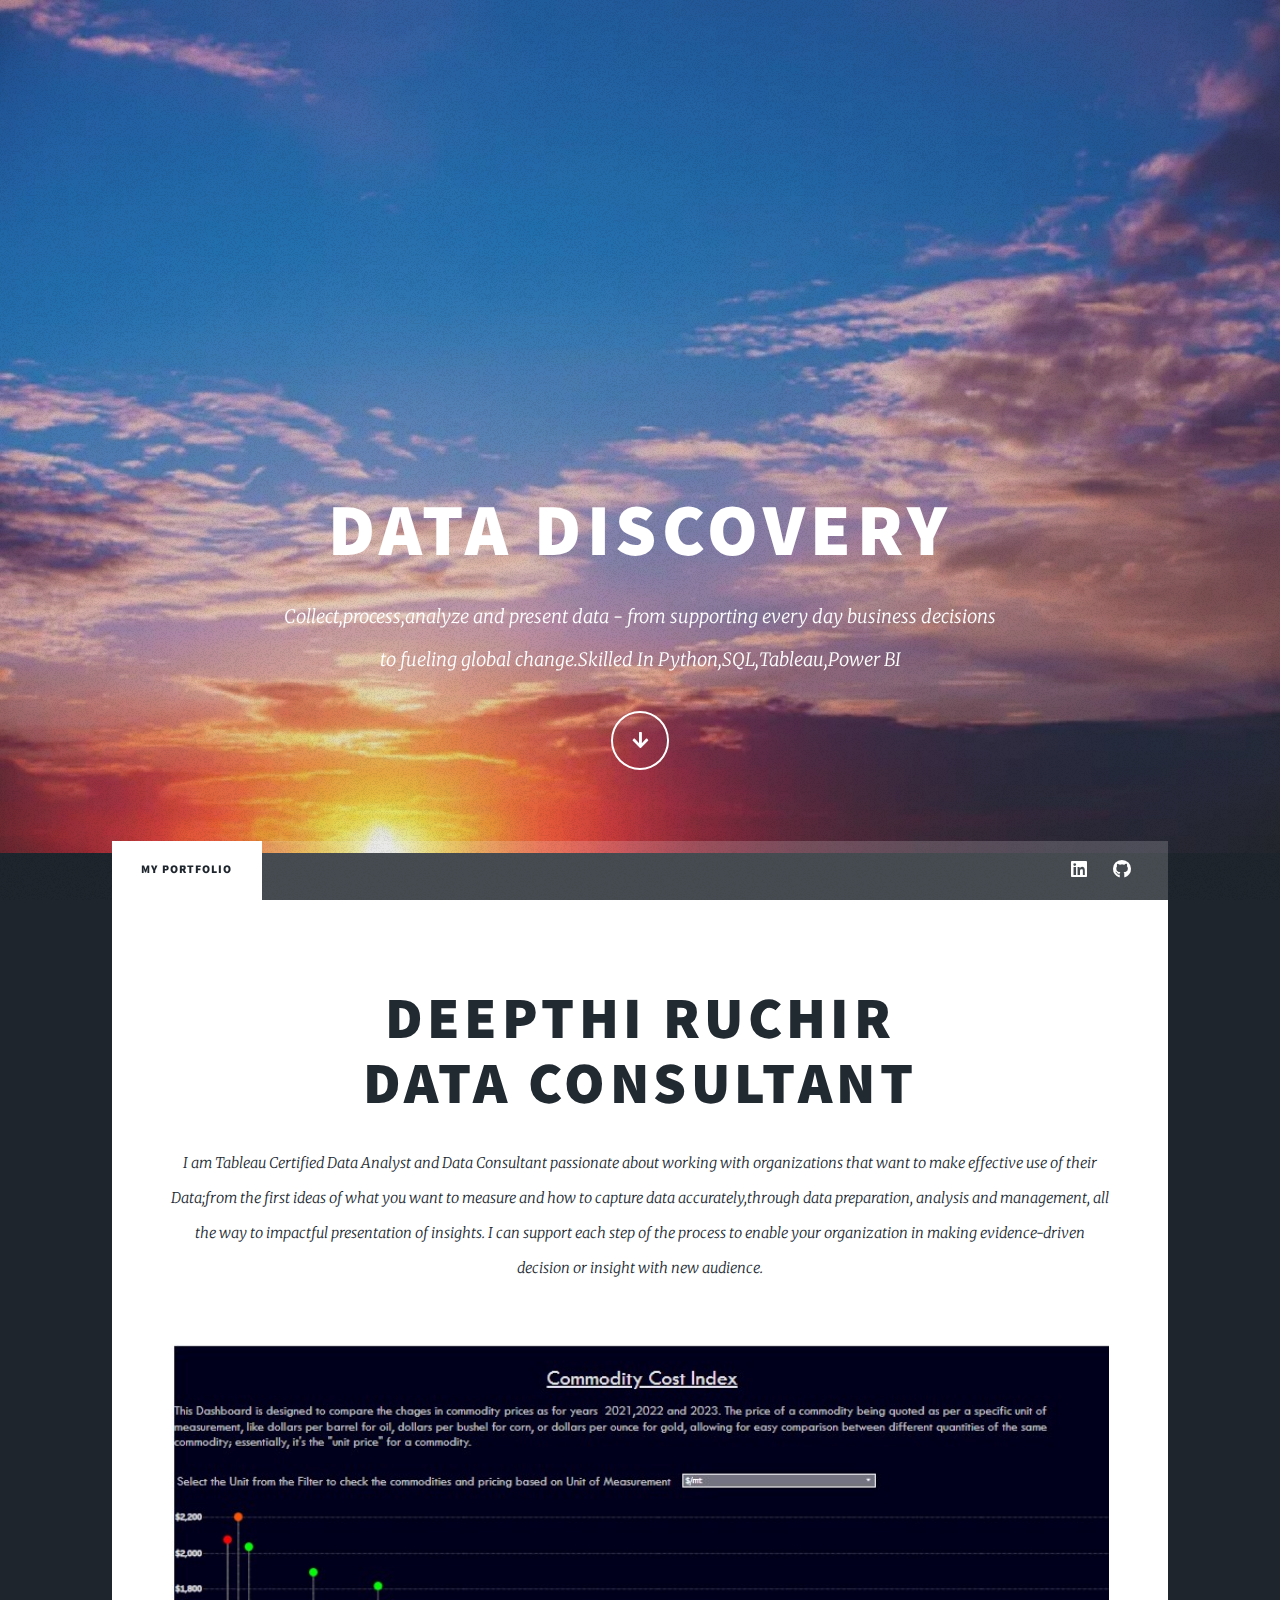
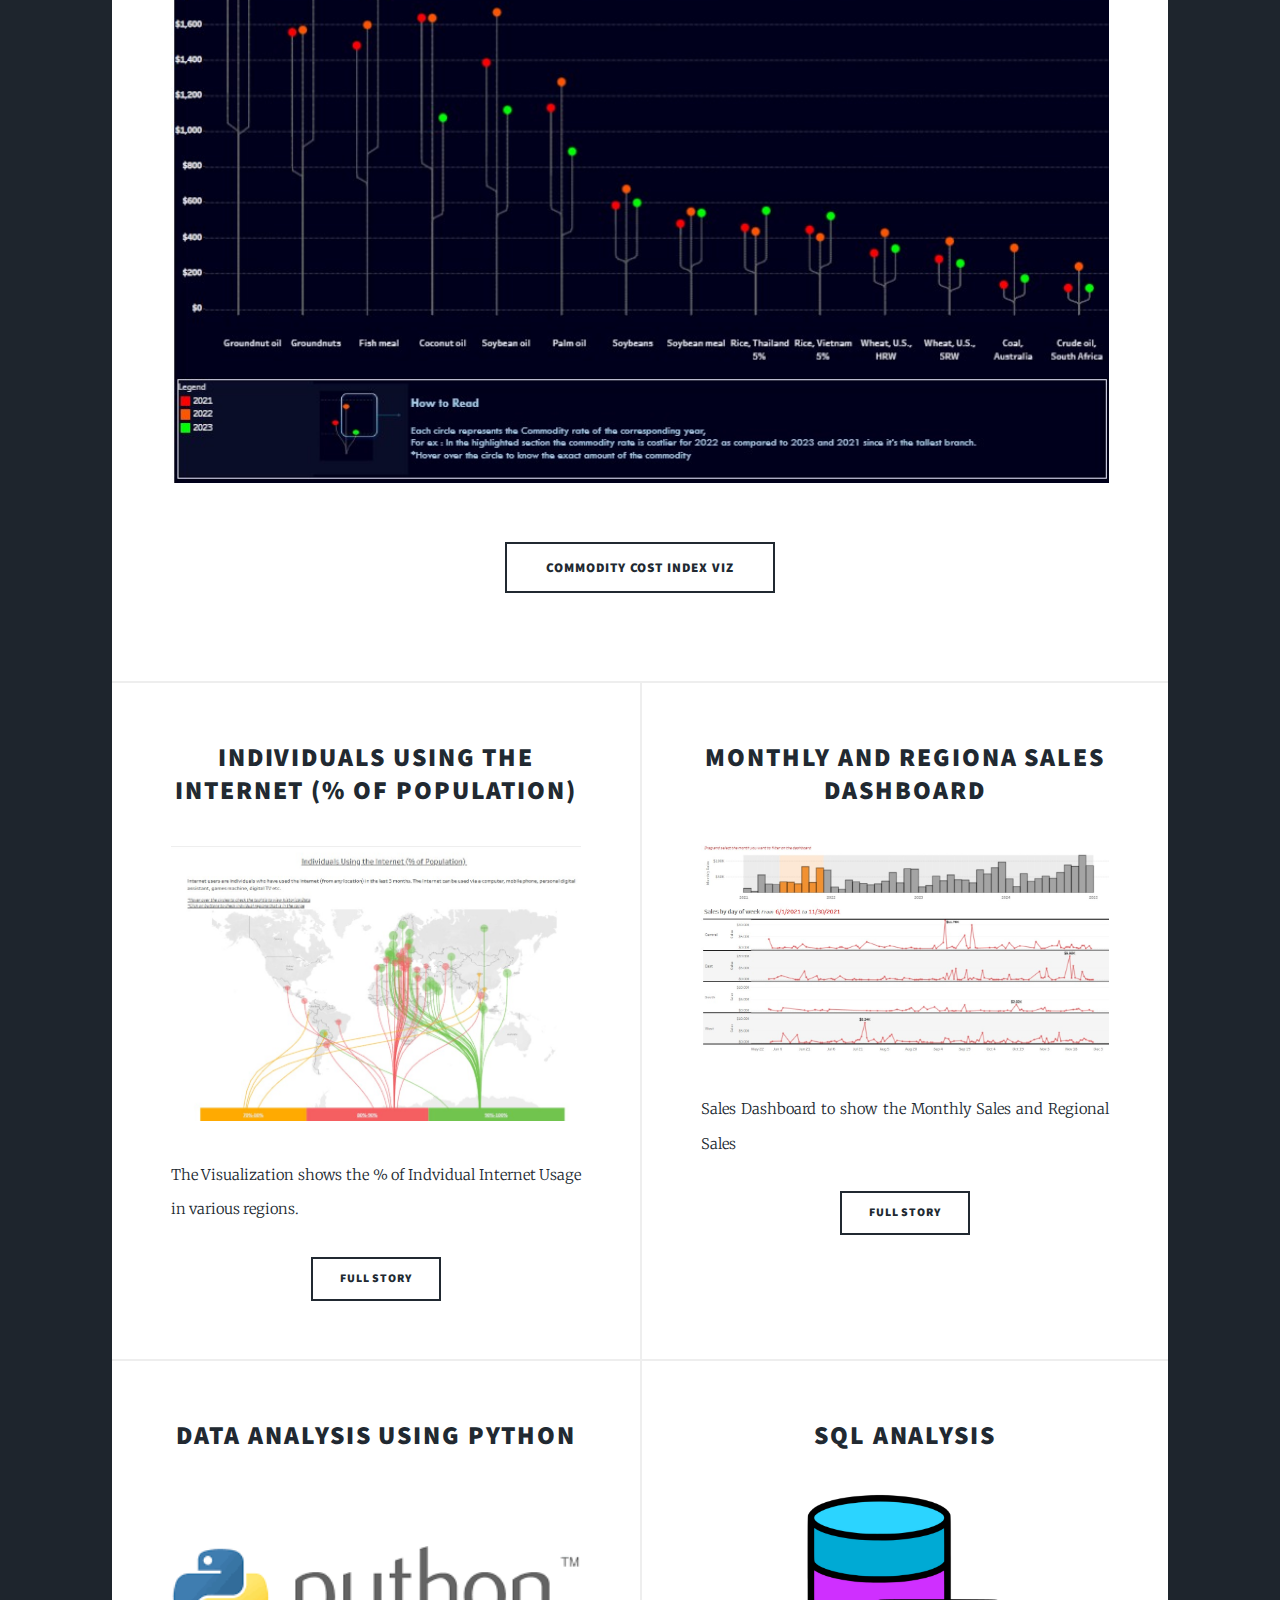
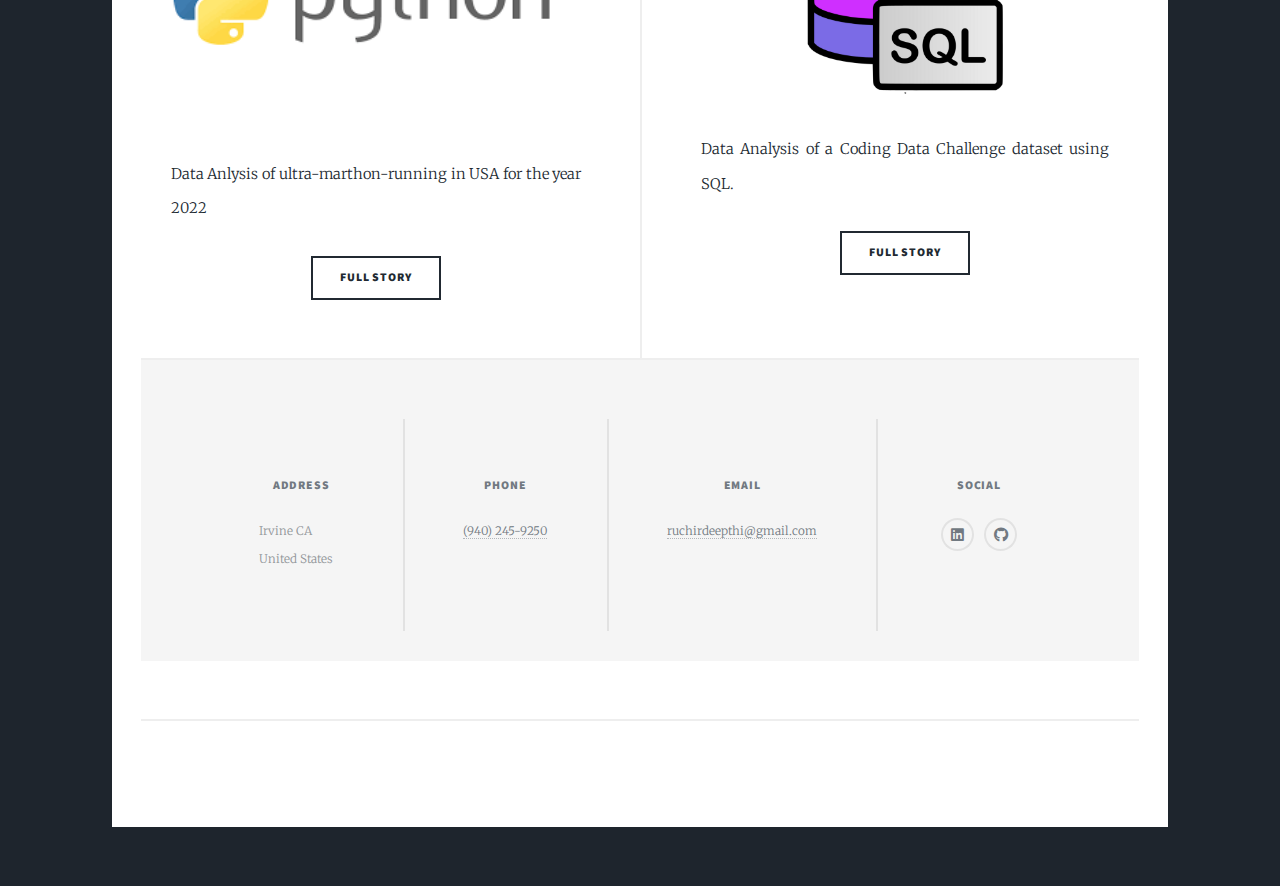
<file: index.html>
<!DOCTYPE HTML>
<!--
	Massively by HTML5 UP
	html5up.net | @ajlkn
	Free for personal and commercial use under the CCA 3.0 license (html5up.net/license)
-->
<html>
	<head>
		<title>Deepthi Ruchir</title>
		<meta charset="utf-8" />
		<meta name="viewport" content="width=device-width, initial-scale=1, user-scalable=no" />
		<link rel="stylesheet" href="assets/css/main.css" />
		<noscript><link rel="stylesheet" href="assets/css/noscript.css" /></noscript>
	</head>
	<body class="is-preload">

		<!-- Wrapper -->
			<div id="wrapper" class="fade-in">

				<!-- Intro -->
					<div id="intro">
						<h1>Data Discovery<br />
						</h1>
						<p>Collect,process,analyze and present data - from supporting every day business decisions</a><br />
						to fueling global change.Skilled In Python,SQL,Tableau,Power BI</p>
						<ul class="actions">
							<li><a href="#header" class="button icon solid solo fa-arrow-down scrolly">Continue</a></li>
						</ul>
					</div>

				<!-- Header -->
					<header id="header">
						<a href="index.html" class="logo">My Portfolio</a>
					</header>

				<!-- Nav -->
					<nav id="nav">
						<ul class="links">
							<li class="active"><a href="index.html">My Portfolio</a></li>
						</ul>
						<ul class="icons">
						 	<li><a href="https://www.linkedin.com/in/deepthi-ruchir-2bab80b2/" class="icon brands fa-linkedin"><span class="label">Linkedin</span></a></li>
							<li><a href="https://github.com/DeepthiRD" class="icon brands fa-github"><span class="label">GitHub</span></a></li>
						</ul>
					</nav>

				<!-- Main -->
					<div id="main">

						<!-- Featured Post -->
							<article class="post featured">
								<header class="major">
									<h2><a href="#">Deepthi Ruchir</a></br>
									Data Consultant</h2>
									<p>I am Tableau Certified Data Analyst and Data Consultant passionate about working with organizations that want to make effective use of their Data;from the first ideas of what you want to measure and how to capture data accurately,through data preparation, analysis and management, all the way to impactful presentation of insights. I can support each step of the process to enable your organization in making evidence-driven decision or insight with new audience.</br> 
									</p>
								</header>
								<a href="https://github.com/DeepthiRD/Tableau-Portfolio/blob/main/Commodity%20Cost%20Index" class="image main"><img src="images/Commodity Cost Index.jpg" alt="" /></a>
								<ul class="actions special">
									<li><a href="#" class="button large">Commodity Cost Index Viz</a></li>
								</ul>
							</article>

						<!-- Posts -->
							<section class="posts">
								<article>
									<header>
									<h2><a href="#">Individuals Using the Internet (% of Population)</a></h2>
									</header>
									<a href="#" class="image fit"><img src="images/Internet Usage.jpg" alt="" /></a>
									<p>The Visualization shows the % of Indvidual Internet Usage in various regions. </p>
									<ul class="actions special">
										<li><a href="https://github.com/DeepthiRD/Tableau-Portfolio/blob/main/Individuals%20Using%20the%20Internet%20(%25%20of%20Population)" class="button">Full Story</a></li>
									</ul>
								</article>
																<article>
									<header>
				
										<h2><a href="#">Monthly and Regiona Sales Dashboard</a></h2>
									</header>
									<a href="#" class="image fit"><img src="images/Ratail Dashboard.jpg" alt="" /></a>
									<p>Sales Dashboard to show the Monthly Sales and Regional Sales</p>
									<ul class="actions special">
										<li><a href="https://public.tableau.com/app/profile/deepthi.ruchir/viz/WOW2024W40_17282685363400/WOW2024" class="button">Full Story</a></li>
									</ul>
								</article>
								<article>
									<header>

										<h2><a href="#">Data Analysis using Python</a></h2>
									</header>
									<a href="#" class="image fit"><img src="images/Python.png" alt="" /></a>
									<p>Data Anlysis of ultra-marthon-running in USA for the year 2022 </p>
									<ul class="actions special">
										<li><a href="https://github.com/DeepthiRD/Tableau-Portfolio/blob/main/data_analyst_portfolio_project.ipynb" class="button">Full Story</a></li>
									</ul>
								</article>
								<article>
									<header>
				
										<h2><a href="#">SQL Analysis</a></h2>
									</header>
									<a href="#" class="image fit"><img src="images/sql-1.png" alt="" /></a>
									<p>Data Analysis of a Coding Data Challenge dataset using SQL.</p>
									<ul class="actions special">
										<li><a href="https://github.com/DeepthiRD/SQL_train/blob/main/hackerrank15%20daysof%20learning%20AQL" class="button">Full Story</a></li>
									</ul>
								</article>
								
							</section>


				<!-- Footer -->
					<footer id="footer">
						<section class="alt">
								<h3>Address</h3>
								<p>Irvine CA<br />
								United States</p>
							</section>
							<section>
								<h3>Phone</h3>
								<p><a href="#">(940) 245-9250</a></p>
							</section>
							<section>
								<h3>Email</h3>
								<p><a href="#">ruchirdeepthi@gmail.com</a></p>
							</section>
							<section>
								<h3>Social</h3>
								<ul class="icons alt">
									<li><a href="#" class="icon brands alt fa-linkedin"><span class="label">Linkedin</span></a></li>
									<li><a href="#" class="icon brands alt fa-github"><span class="label">GitHub</span></a></li>
								</ul>
							</section>
						</section>
					</footer>

				<!-- Copyright -->
					<div id="copyright">
						<ul><li>&copy; Untitled</li><li>Design: <a href="https://html5up.net">HTML5 UP</a></li></ul>
					</div>

			</div>

		<!-- Scripts -->
			<script src="assets/js/jquery.min.js"></script>
			<script src="assets/js/jquery.scrollex.min.js"></script>
			<script src="assets/js/jquery.scrolly.min.js"></script>
			<script src="assets/js/browser.min.js"></script>
			<script src="assets/js/breakpoints.min.js"></script>
			<script src="assets/js/util.js"></script>
			<script src="assets/js/main.js"></script>

	</body>
</html>
</file>
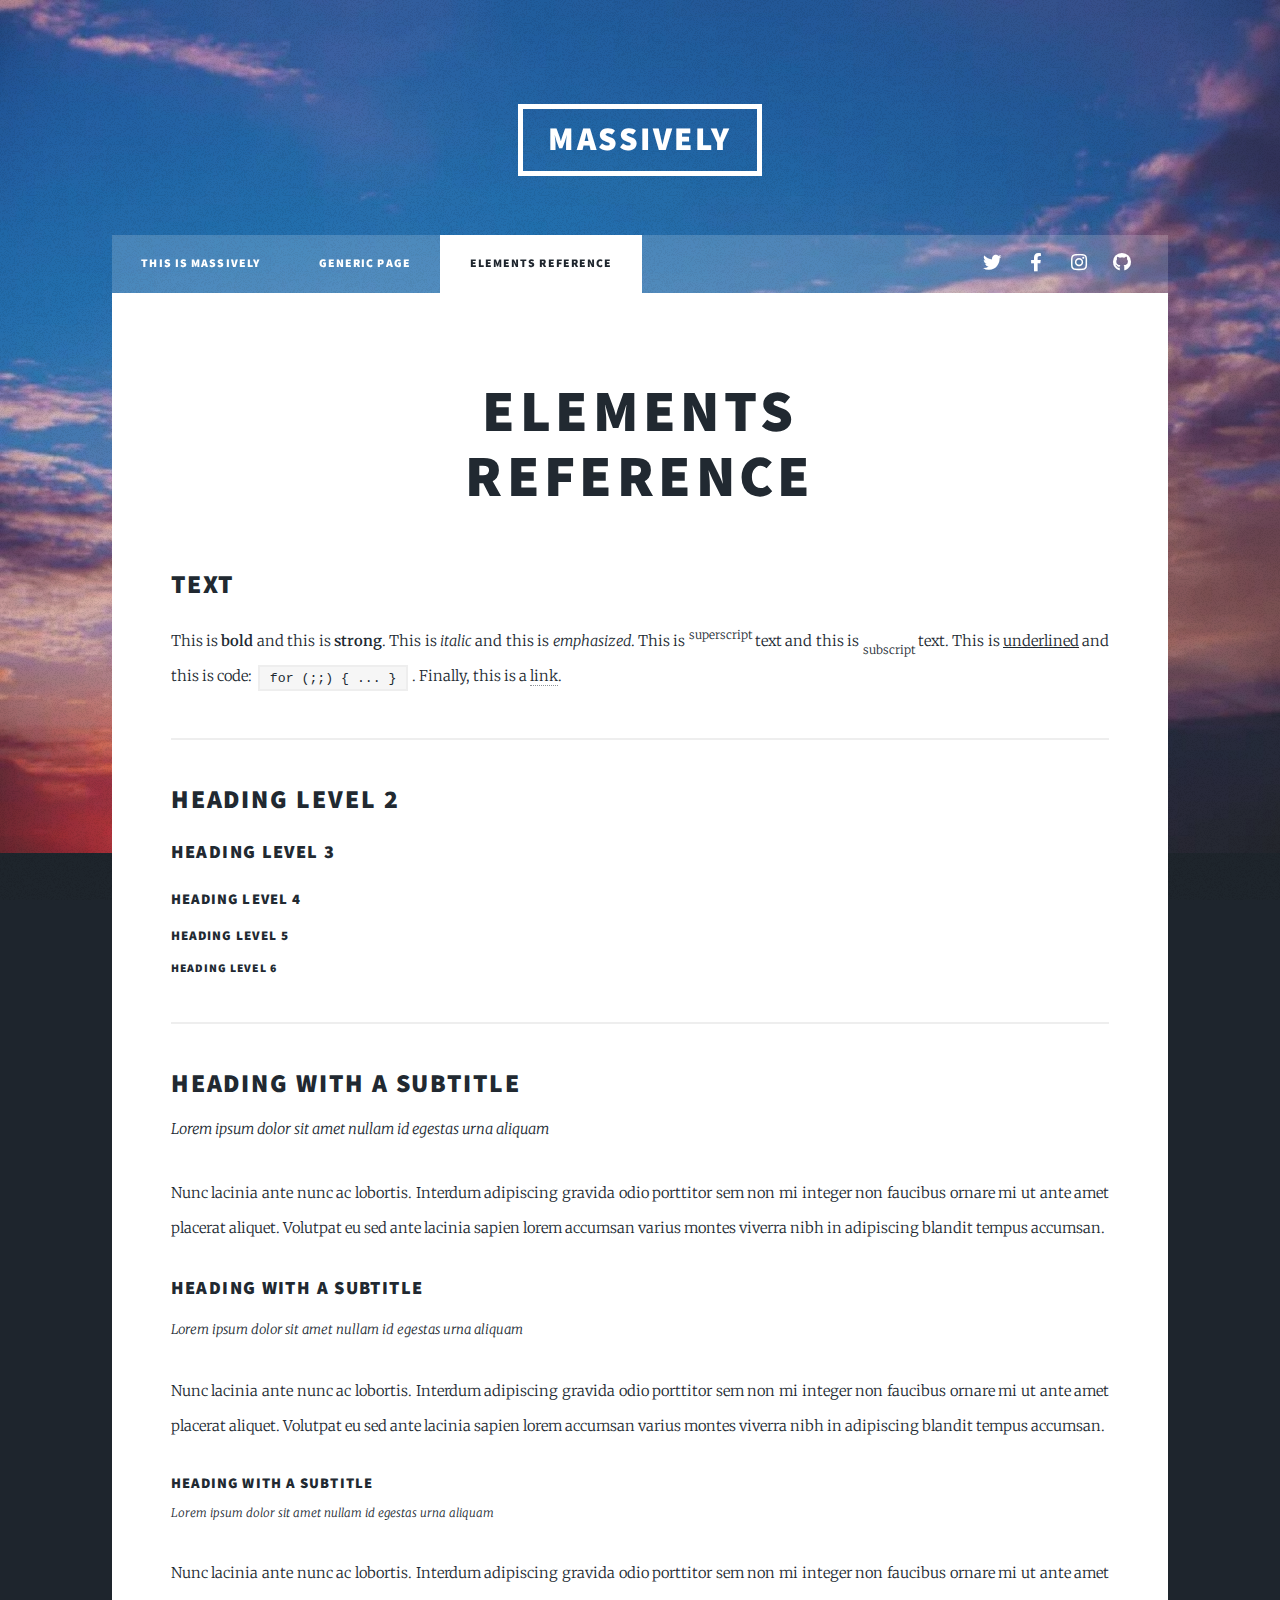
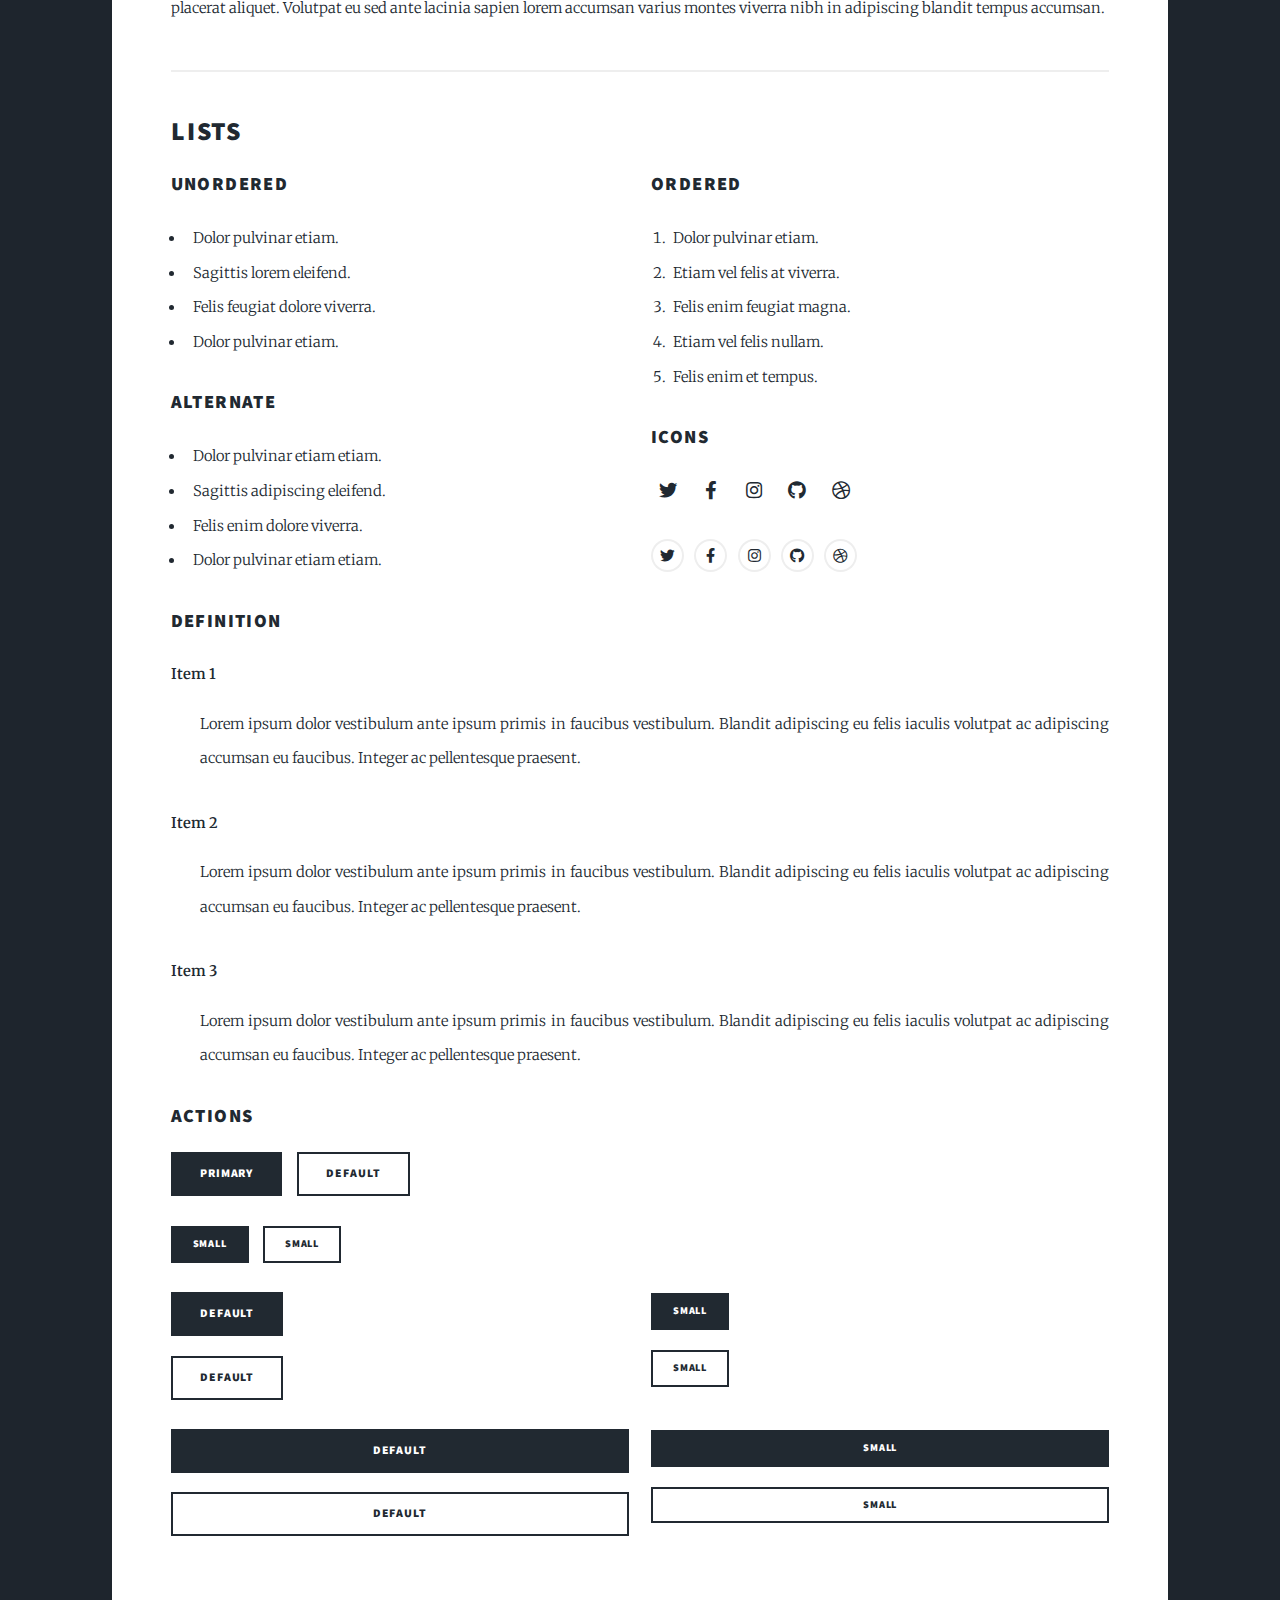
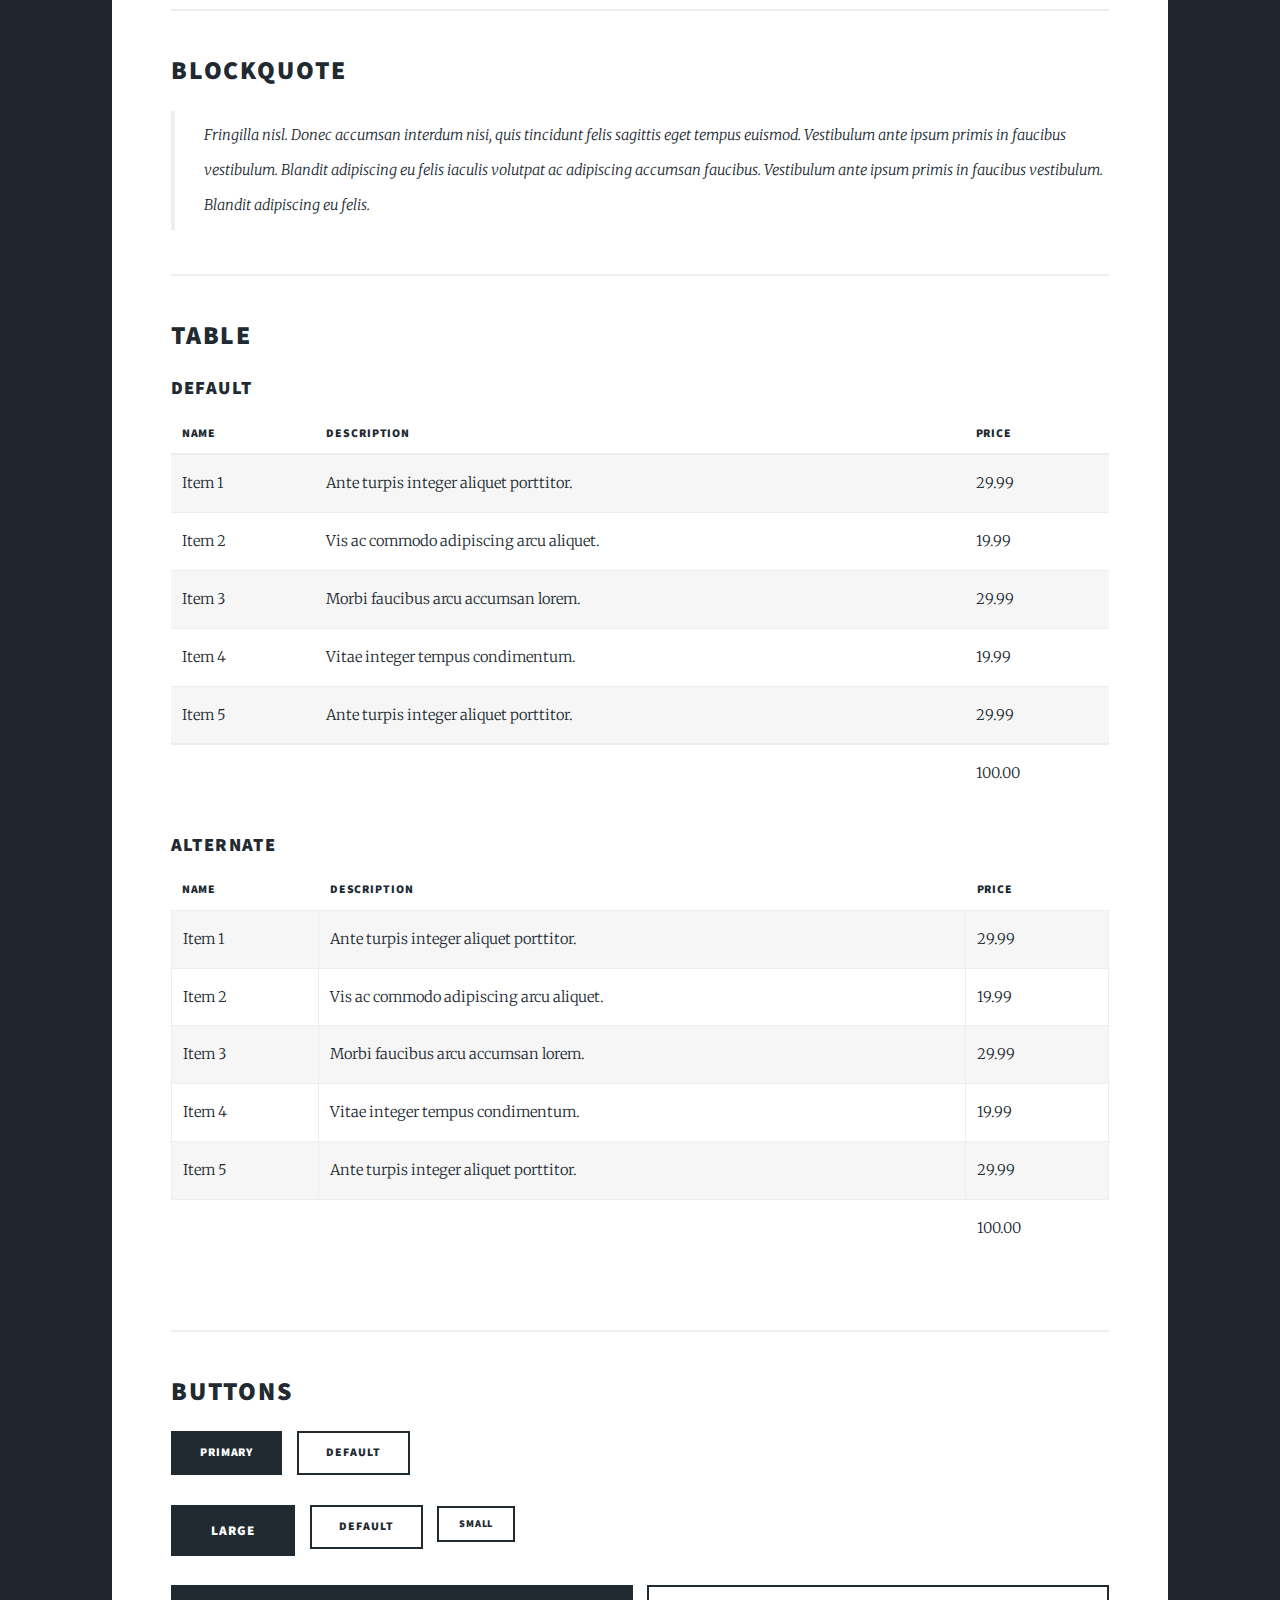
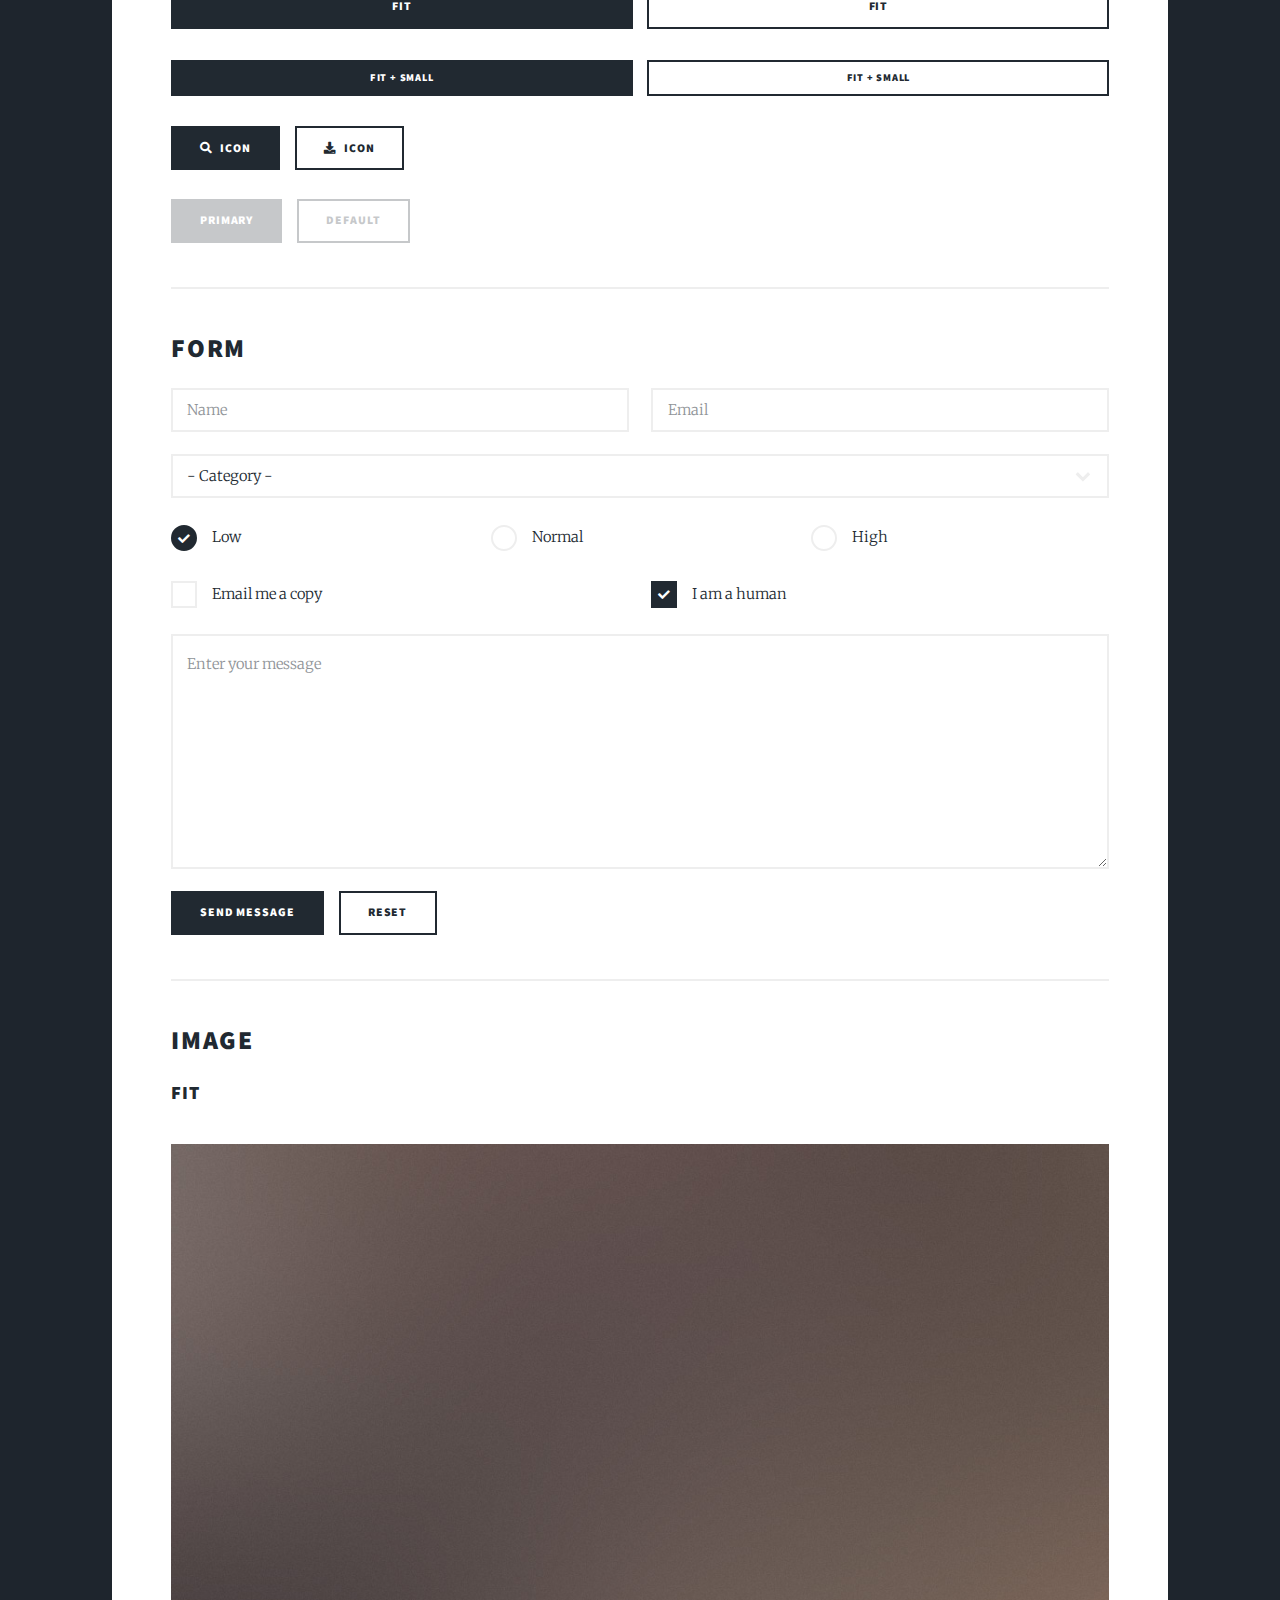
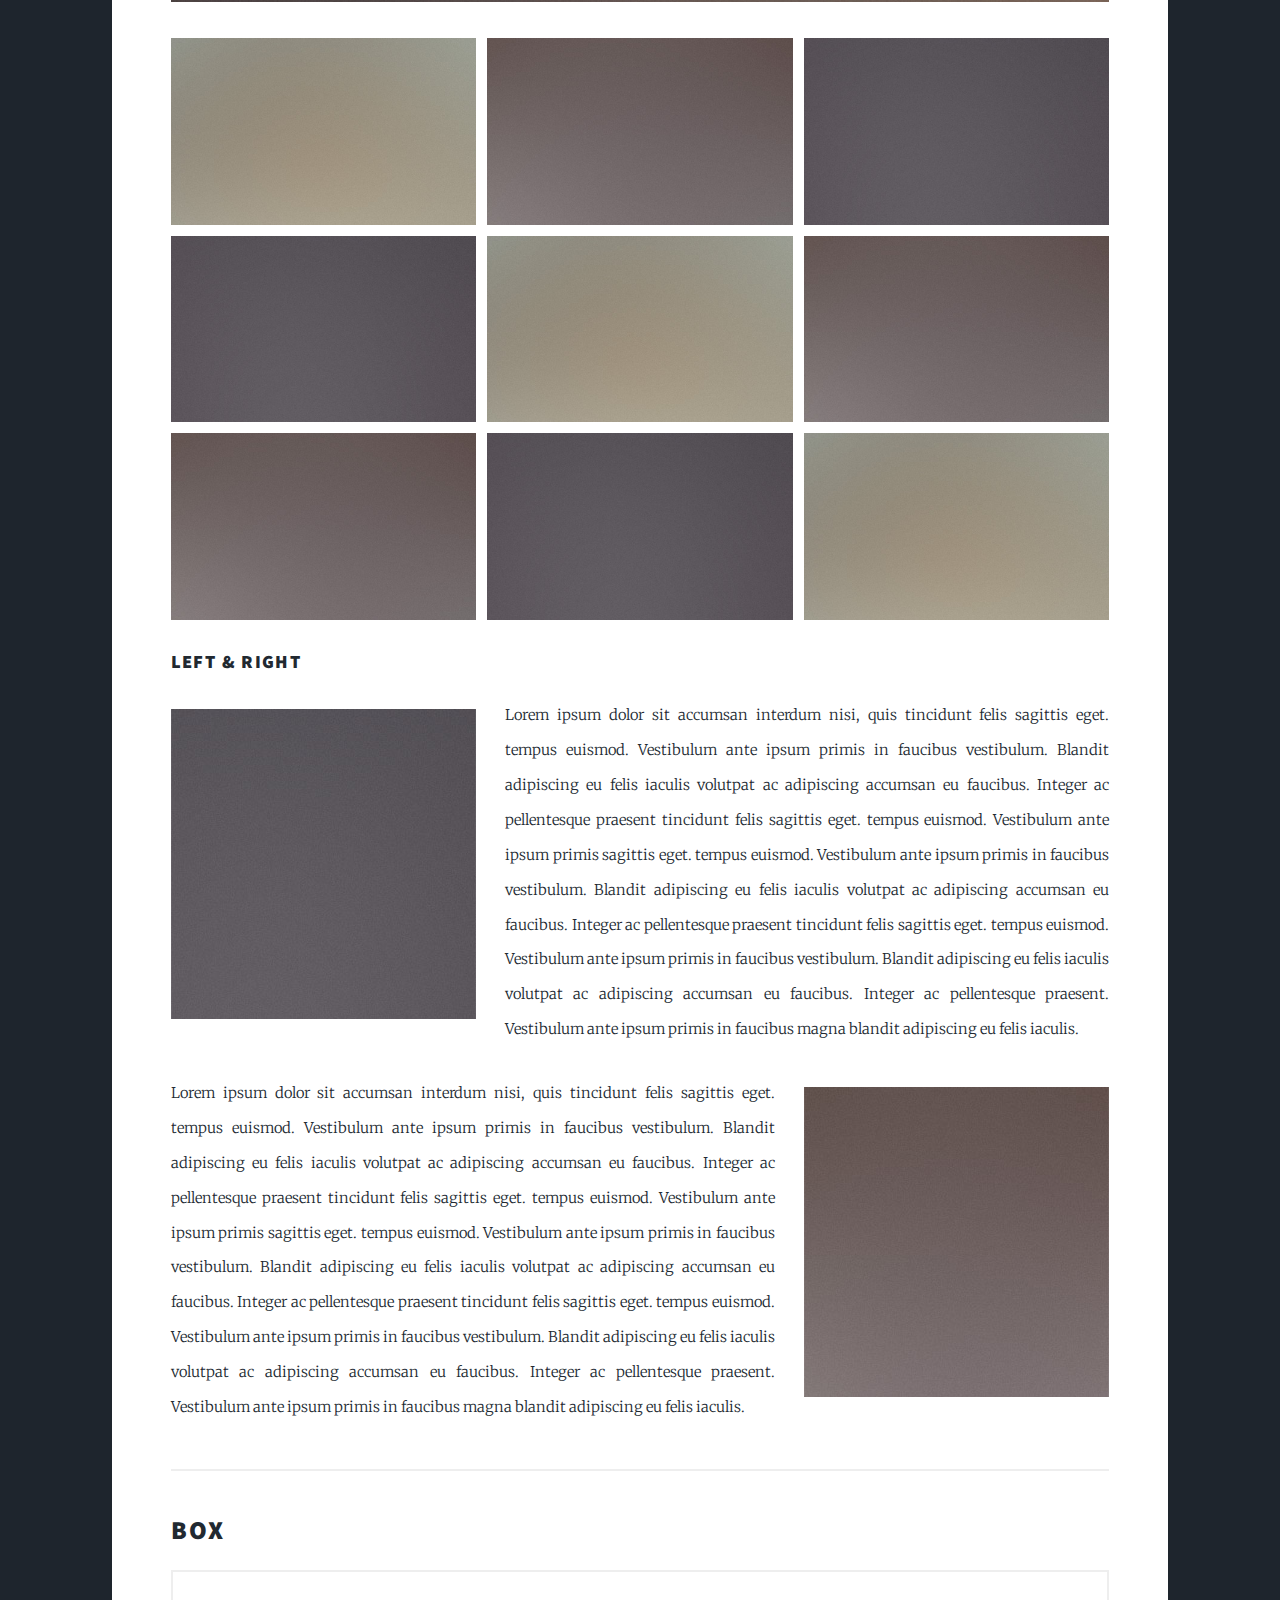
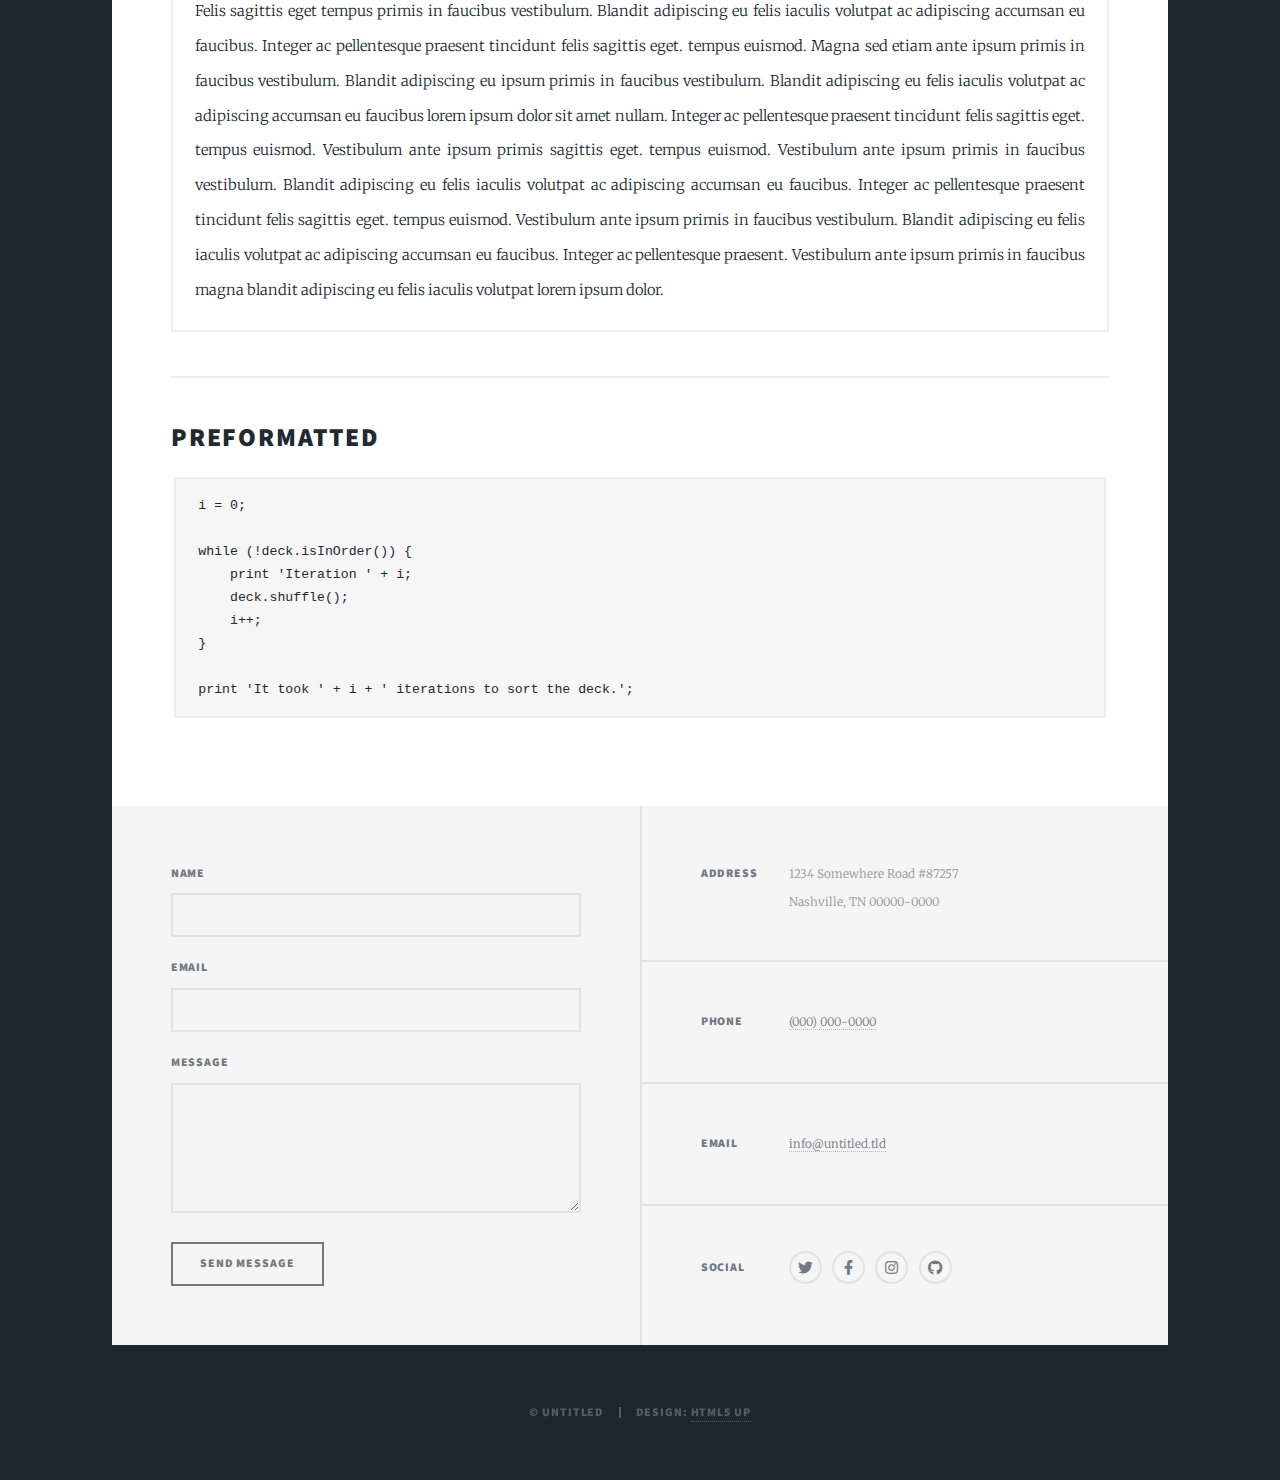
<file: elements.html>
<!DOCTYPE HTML>
<!--
	Massively by HTML5 UP
	html5up.net | @ajlkn
	Free for personal and commercial use under the CCA 3.0 license (html5up.net/license)
-->
<html>
	<head>
		<title>Elements Reference - Massively by HTML5 UP</title>
		<meta charset="utf-8" />
		<meta name="viewport" content="width=device-width, initial-scale=1, user-scalable=no" />
		<link rel="stylesheet" href="assets/css/main.css" />
		<noscript><link rel="stylesheet" href="assets/css/noscript.css" /></noscript>
	</head>
	<body class="is-preload">

		<!-- Wrapper -->
			<div id="wrapper">

				<!-- Header -->
					<header id="header">
						<a href="index.html" class="logo">Massively</a>
					</header>

				<!-- Nav -->
					<nav id="nav">
						<ul class="links">
							<li><a href="index.html">This is Massively</a></li>
							<li><a href="generic.html">Generic Page</a></li>
							<li class="active"><a href="elements.html">Elements Reference</a></li>
						</ul>
						<ul class="icons">
							<li><a href="#" class="icon brands fa-twitter"><span class="label">Twitter</span></a></li>
							<li><a href="#" class="icon brands fa-facebook-f"><span class="label">Facebook</span></a></li>
							<li><a href="#" class="icon brands fa-instagram"><span class="label">Instagram</span></a></li>
							<li><a href="#" class="icon brands fa-github"><span class="label">GitHub</span></a></li>
						</ul>
					</nav>

				<!-- Main -->
					<div id="main">

						<!-- Post -->
							<section class="post">
								<header class="major">
									<h1>Elements<br />
									Reference</h1>
								</header>

								<!-- Text stuff -->
									<h2>Text</h2>
									<p>This is <b>bold</b> and this is <strong>strong</strong>. This is <i>italic</i> and this is <em>emphasized</em>.
									This is <sup>superscript</sup> text and this is <sub>subscript</sub> text.
									This is <u>underlined</u> and this is code: <code>for (;;) { ... }</code>.
									Finally, this is a <a href="#">link</a>.</p>
									<hr />
									<h2>Heading Level 2</h2>
									<h3>Heading Level 3</h3>
									<h4>Heading Level 4</h4>
									<h5>Heading Level 5</h5>
									<h6>Heading Level 6</h6>
									<hr />
									<header>
										<h2>Heading with a Subtitle</h2>
										<p>Lorem ipsum dolor sit amet nullam id egestas urna aliquam</p>
									</header>
									<p>Nunc lacinia ante nunc ac lobortis. Interdum adipiscing gravida odio porttitor sem non mi integer non faucibus ornare mi ut ante amet placerat aliquet. Volutpat eu sed ante lacinia sapien lorem accumsan varius montes viverra nibh in adipiscing blandit tempus accumsan.</p>
									<header>
										<h3>Heading with a Subtitle</h3>
										<p>Lorem ipsum dolor sit amet nullam id egestas urna aliquam</p>
									</header>
									<p>Nunc lacinia ante nunc ac lobortis. Interdum adipiscing gravida odio porttitor sem non mi integer non faucibus ornare mi ut ante amet placerat aliquet. Volutpat eu sed ante lacinia sapien lorem accumsan varius montes viverra nibh in adipiscing blandit tempus accumsan.</p>
									<header>
										<h4>Heading with a Subtitle</h4>
										<p>Lorem ipsum dolor sit amet nullam id egestas urna aliquam</p>
									</header>
									<p>Nunc lacinia ante nunc ac lobortis. Interdum adipiscing gravida odio porttitor sem non mi integer non faucibus ornare mi ut ante amet placerat aliquet. Volutpat eu sed ante lacinia sapien lorem accumsan varius montes viverra nibh in adipiscing blandit tempus accumsan.</p>

									<hr />

								<!-- Lists -->
									<h2>Lists</h2>
									<div class="row">
										<div class="col-6 col-12-small">

											<h3>Unordered</h3>
											<ul>
												<li>Dolor pulvinar etiam.</li>
												<li>Sagittis lorem eleifend.</li>
												<li>Felis feugiat dolore viverra.</li>
												<li>Dolor pulvinar etiam.</li>
											</ul>

											<h3>Alternate</h3>
											<ul class="alt">
												<li>Dolor pulvinar etiam etiam.</li>
												<li>Sagittis adipiscing eleifend.</li>
												<li>Felis enim dolore viverra.</li>
												<li>Dolor pulvinar etiam etiam.</li>
											</ul>

										</div>
										<div class="col-6 col-12-small">

											<h3>Ordered</h3>
											<ol>
												<li>Dolor pulvinar etiam.</li>
												<li>Etiam vel felis at viverra.</li>
												<li>Felis enim feugiat magna.</li>
												<li>Etiam vel felis nullam.</li>
												<li>Felis enim et tempus.</li>
											</ol>

											<h3>Icons</h3>
											<ul class="icons">
												<li><a href="#" class="icon brands fa-twitter"><span class="label">Twitter</span></a></li>
												<li><a href="#" class="icon brands fa-facebook-f"><span class="label">Facebook</span></a></li>
												<li><a href="#" class="icon brands fa-instagram"><span class="label">Instagram</span></a></li>
												<li><a href="#" class="icon brands fa-github"><span class="label">Github</span></a></li>
												<li><a href="#" class="icon brands fa-dribbble"><span class="label">Dribbble</span></a></li>
											</ul>
											<ul class="icons alt">
												<li><a href="#" class="icon brands alt fa-twitter"><span class="label">Twitter</span></a></li>
												<li><a href="#" class="icon brands alt fa-facebook-f"><span class="label">Facebook</span></a></li>
												<li><a href="#" class="icon brands alt fa-instagram"><span class="label">Instagram</span></a></li>
												<li><a href="#" class="icon brands alt fa-github"><span class="label">Github</span></a></li>
												<li><a href="#" class="icon brands alt fa-dribbble"><span class="label">Dribbble</span></a></li>
											</ul>

										</div>
									</div>
									<h3>Definition</h3>
									<dl>
										<dt>Item 1</dt>
										<dd>
											<p>Lorem ipsum dolor vestibulum ante ipsum primis in faucibus vestibulum. Blandit adipiscing eu felis iaculis volutpat ac adipiscing accumsan eu faucibus. Integer ac pellentesque praesent.</p>
										</dd>
										<dt>Item 2</dt>
										<dd>
											<p>Lorem ipsum dolor vestibulum ante ipsum primis in faucibus vestibulum. Blandit adipiscing eu felis iaculis volutpat ac adipiscing accumsan eu faucibus. Integer ac pellentesque praesent.</p>
										</dd>
										<dt>Item 3</dt>
										<dd>
											<p>Lorem ipsum dolor vestibulum ante ipsum primis in faucibus vestibulum. Blandit adipiscing eu felis iaculis volutpat ac adipiscing accumsan eu faucibus. Integer ac pellentesque praesent.</p>
										</dd>
									</dl>

									<h3>Actions</h3>
									<ul class="actions">
										<li><a href="#" class="button primary">Primary</a></li>
										<li><a href="#" class="button">Default</a></li>
									</ul>
									<ul class="actions small">
										<li><a href="#" class="button primary small">Small</a></li>
										<li><a href="#" class="button small">Small</a></li>
									</ul>
									<div class="row">
										<div class="col-6 col-12-small">
											<ul class="actions stacked">
												<li><a href="#" class="button primary">Default</a></li>
												<li><a href="#" class="button">Default</a></li>
											</ul>
										</div>
										<div class="col-6 col-12-small">
											<ul class="actions stacked">
												<li><a href="#" class="button primary small">Small</a></li>
												<li><a href="#" class="button small">Small</a></li>
											</ul>
										</div>
									</div>
									<div class="row">
										<div class="col-6 col-12-small">
											<ul class="actions stacked">
												<li><a href="#" class="button primary fit">Default</a></li>
												<li><a href="#" class="button fit">Default</a></li>
											</ul>
										</div>
										<div class="col-6 col-12-small">
											<ul class="actions stacked">
												<li><a href="#" class="button primary small fit">Small</a></li>
												<li><a href="#" class="button small fit">Small</a></li>
											</ul>
										</div>
									</div>

									<hr />

								<!-- Blockquote -->
									<h2>Blockquote</h2>
									<blockquote>Fringilla nisl. Donec accumsan interdum nisi, quis tincidunt felis sagittis eget tempus euismod. Vestibulum ante ipsum primis in faucibus vestibulum. Blandit adipiscing eu felis iaculis volutpat ac adipiscing accumsan faucibus. Vestibulum ante ipsum primis in faucibus vestibulum. Blandit adipiscing eu felis.</blockquote>

									<hr />

								<!-- Table -->
									<h2>Table</h2>

									<h3>Default</h3>
									<div class="table-wrapper">
										<table>
											<thead>
												<tr>
													<th>Name</th>
													<th>Description</th>
													<th>Price</th>
												</tr>
											</thead>
											<tbody>
												<tr>
													<td>Item 1</td>
													<td>Ante turpis integer aliquet porttitor.</td>
													<td>29.99</td>
												</tr>
												<tr>
													<td>Item 2</td>
													<td>Vis ac commodo adipiscing arcu aliquet.</td>
													<td>19.99</td>
												</tr>
												<tr>
													<td>Item 3</td>
													<td> Morbi faucibus arcu accumsan lorem.</td>
													<td>29.99</td>
												</tr>
												<tr>
													<td>Item 4</td>
													<td>Vitae integer tempus condimentum.</td>
													<td>19.99</td>
												</tr>
												<tr>
													<td>Item 5</td>
													<td>Ante turpis integer aliquet porttitor.</td>
													<td>29.99</td>
												</tr>
											</tbody>
											<tfoot>
												<tr>
													<td colspan="2"></td>
													<td>100.00</td>
												</tr>
											</tfoot>
										</table>
									</div>

									<h3>Alternate</h3>
									<div class="table-wrapper">
										<table class="alt">
											<thead>
												<tr>
													<th>Name</th>
													<th>Description</th>
													<th>Price</th>
												</tr>
											</thead>
											<tbody>
												<tr>
													<td>Item 1</td>
													<td>Ante turpis integer aliquet porttitor.</td>
													<td>29.99</td>
												</tr>
												<tr>
													<td>Item 2</td>
													<td>Vis ac commodo adipiscing arcu aliquet.</td>
													<td>19.99</td>
												</tr>
												<tr>
													<td>Item 3</td>
													<td> Morbi faucibus arcu accumsan lorem.</td>
													<td>29.99</td>
												</tr>
												<tr>
													<td>Item 4</td>
													<td>Vitae integer tempus condimentum.</td>
													<td>19.99</td>
												</tr>
												<tr>
													<td>Item 5</td>
													<td>Ante turpis integer aliquet porttitor.</td>
													<td>29.99</td>
												</tr>
											</tbody>
											<tfoot>
												<tr>
													<td colspan="2"></td>
													<td>100.00</td>
												</tr>
											</tfoot>
										</table>
									</div>

									<hr />

								<!-- Buttons -->
									<h2>Buttons</h2>
									<ul class="actions">
										<li><a href="#" class="button primary">Primary</a></li>
										<li><a href="#" class="button">Default</a></li>
									</ul>
									<ul class="actions">
										<li><a href="#" class="button primary large">Large</a></li>
										<li><a href="#" class="button">Default</a></li>
										<li><a href="#" class="button small">Small</a></li>
									</ul>
									<ul class="actions fit">
										<li><a href="#" class="button primary fit">Fit</a></li>
										<li><a href="#" class="button fit">Fit</a></li>
									</ul>
									<ul class="actions fit small">
										<li><a href="#" class="button primary fit small">Fit + Small</a></li>
										<li><a href="#" class="button fit small">Fit + Small</a></li>
									</ul>
									<ul class="actions">
										<li><a href="#" class="button primary icon solid fa-search">Icon</a></li>
										<li><a href="#" class="button icon solid fa-download">Icon</a></li>
									</ul>
									<ul class="actions">
										<li><span class="button primary disabled">Primary</span></li>
										<li><span class="button disabled">Default</span></li>
									</ul>

									<hr />

								<!-- Form -->
									<h2>Form</h2>

									<form method="post" action="#">
										<div class="row gtr-uniform">
											<div class="col-6 col-12-xsmall">
												<input type="text" name="demo-name" id="demo-name" value="" placeholder="Name" />
											</div>
											<div class="col-6 col-12-xsmall">
												<input type="email" name="demo-email" id="demo-email" value="" placeholder="Email" />
											</div>
											<!-- Break -->
											<div class="col-12">
												<select name="demo-category" id="demo-category">
													<option value="">- Category -</option>
													<option value="1">Manufacturing</option>
													<option value="1">Shipping</option>
													<option value="1">Administration</option>
													<option value="1">Human Resources</option>
												</select>
											</div>
											<!-- Break -->
											<div class="col-4 col-12-small">
												<input type="radio" id="demo-priority-low" name="demo-priority" checked>
												<label for="demo-priority-low">Low</label>
											</div>
											<div class="col-4 col-12-small">
												<input type="radio" id="demo-priority-normal" name="demo-priority">
												<label for="demo-priority-normal">Normal</label>
											</div>
											<div class="col-4 col-12-small">
												<input type="radio" id="demo-priority-high" name="demo-priority">
												<label for="demo-priority-high">High</label>
											</div>
											<!-- Break -->
											<div class="col-6 col-12-small">
												<input type="checkbox" id="demo-copy" name="demo-copy">
												<label for="demo-copy">Email me a copy</label>
											</div>
											<div class="col-6 col-12-small">
												<input type="checkbox" id="demo-human" name="demo-human" checked>
												<label for="demo-human">I am a human</label>
											</div>
											<!-- Break -->
											<div class="col-12">
												<textarea name="demo-message" id="demo-message" placeholder="Enter your message" rows="6"></textarea>
											</div>
											<!-- Break -->
											<div class="col-12">
												<ul class="actions">
													<li><input type="submit" value="Send Message" class="primary" /></li>
													<li><input type="reset" value="Reset" /></li>
												</ul>
											</div>
										</div>
									</form>

									<hr />

								<!-- Image -->
									<h2>Image</h2>

									<h3>Fit</h3>
									<span class="image fit"><img src="images/pic01.jpg" alt="" /></span>
									<div class="box alt">
										<div class="row gtr-50 gtr-uniform">
											<div class="col-4"><span class="image fit"><img src="images/pic02.jpg" alt="" /></span></div>
											<div class="col-4"><span class="image fit"><img src="images/pic03.jpg" alt="" /></span></div>
											<div class="col-4"><span class="image fit"><img src="images/pic04.jpg" alt="" /></span></div>
											<!-- Break -->
											<div class="col-4"><span class="image fit"><img src="images/pic04.jpg" alt="" /></span></div>
											<div class="col-4"><span class="image fit"><img src="images/pic02.jpg" alt="" /></span></div>
											<div class="col-4"><span class="image fit"><img src="images/pic03.jpg" alt="" /></span></div>
											<!-- Break -->
											<div class="col-4"><span class="image fit"><img src="images/pic03.jpg" alt="" /></span></div>
											<div class="col-4"><span class="image fit"><img src="images/pic04.jpg" alt="" /></span></div>
											<div class="col-4"><span class="image fit"><img src="images/pic02.jpg" alt="" /></span></div>
										</div>
									</div>

									<h3>Left &amp; Right</h3>
									<p><span class="image left"><img src="images/pic08.jpg" alt="" /></span>Lorem ipsum dolor sit accumsan interdum nisi, quis tincidunt felis sagittis eget. tempus euismod. Vestibulum ante ipsum primis in faucibus vestibulum. Blandit adipiscing eu felis iaculis volutpat ac adipiscing accumsan eu faucibus. Integer ac pellentesque praesent tincidunt felis sagittis eget. tempus euismod. Vestibulum ante ipsum primis sagittis eget. tempus euismod. Vestibulum ante ipsum primis in faucibus vestibulum. Blandit adipiscing eu felis iaculis volutpat ac adipiscing accumsan eu faucibus. Integer ac pellentesque praesent tincidunt felis sagittis eget. tempus euismod. Vestibulum ante ipsum primis in faucibus vestibulum. Blandit adipiscing eu felis iaculis volutpat ac adipiscing accumsan eu faucibus. Integer ac pellentesque praesent. Vestibulum ante ipsum primis in faucibus magna blandit adipiscing eu felis iaculis.</p>
									<p><span class="image right"><img src="images/pic09.jpg" alt="" /></span>Lorem ipsum dolor sit accumsan interdum nisi, quis tincidunt felis sagittis eget. tempus euismod. Vestibulum ante ipsum primis in faucibus vestibulum. Blandit adipiscing eu felis iaculis volutpat ac adipiscing accumsan eu faucibus. Integer ac pellentesque praesent tincidunt felis sagittis eget. tempus euismod. Vestibulum ante ipsum primis sagittis eget. tempus euismod. Vestibulum ante ipsum primis in faucibus vestibulum. Blandit adipiscing eu felis iaculis volutpat ac adipiscing accumsan eu faucibus. Integer ac pellentesque praesent tincidunt felis sagittis eget. tempus euismod. Vestibulum ante ipsum primis in faucibus vestibulum. Blandit adipiscing eu felis iaculis volutpat ac adipiscing accumsan eu faucibus. Integer ac pellentesque praesent. Vestibulum ante ipsum primis in faucibus magna blandit adipiscing eu felis iaculis.</p>

									<hr />

								<!-- Box -->
									<h2>Box</h2>
									<div class="box">
										<p>Felis sagittis eget tempus primis in faucibus vestibulum. Blandit adipiscing eu felis iaculis volutpat ac adipiscing accumsan eu faucibus. Integer ac pellentesque praesent tincidunt felis sagittis eget. tempus euismod. Magna sed etiam ante ipsum primis in faucibus vestibulum. Blandit adipiscing eu ipsum primis in faucibus vestibulum. Blandit adipiscing eu felis iaculis volutpat ac adipiscing accumsan eu faucibus lorem ipsum dolor sit amet nullam. Integer ac pellentesque praesent tincidunt felis sagittis eget. tempus euismod. Vestibulum ante ipsum primis sagittis eget. tempus euismod. Vestibulum ante ipsum primis in faucibus vestibulum. Blandit adipiscing eu felis iaculis volutpat ac adipiscing accumsan eu faucibus. Integer ac pellentesque praesent tincidunt felis sagittis eget. tempus euismod. Vestibulum ante ipsum primis in faucibus vestibulum. Blandit adipiscing eu felis iaculis volutpat ac adipiscing accumsan eu faucibus. Integer ac pellentesque praesent. Vestibulum ante ipsum primis in faucibus magna blandit adipiscing eu felis iaculis volutpat lorem ipsum dolor.</p>
									</div>

									<hr />

								<!-- Preformatted Code -->
									<h2>Preformatted</h2>
									<pre><code>i = 0;

while (!deck.isInOrder()) {
    print 'Iteration ' + i;
    deck.shuffle();
    i++;
}

print 'It took ' + i + ' iterations to sort the deck.';
</code></pre>

							</section>

					</div>

				<!-- Footer -->
					<footer id="footer">
						<section>
							<form method="post" action="#">
								<div class="fields">
									<div class="field">
										<label for="name">Name</label>
										<input type="text" name="name" id="name" />
									</div>
									<div class="field">
										<label for="email">Email</label>
										<input type="text" name="email" id="email" />
									</div>
									<div class="field">
										<label for="message">Message</label>
										<textarea name="message" id="message" rows="3"></textarea>
									</div>
								</div>
								<ul class="actions">
									<li><input type="submit" value="Send Message" /></li>
								</ul>
							</form>
						</section>
						<section class="split contact">
							<section class="alt">
								<h3>Address</h3>
								<p>1234 Somewhere Road #87257<br />
								Nashville, TN 00000-0000</p>
							</section>
							<section>
								<h3>Phone</h3>
								<p><a href="#">(000) 000-0000</a></p>
							</section>
							<section>
								<h3>Email</h3>
								<p><a href="#">info@untitled.tld</a></p>
							</section>
							<section>
								<h3>Social</h3>
								<ul class="icons alt">
									<li><a href="#" class="icon brands alt fa-twitter"><span class="label">Twitter</span></a></li>
									<li><a href="#" class="icon brands alt fa-facebook-f"><span class="label">Facebook</span></a></li>
									<li><a href="#" class="icon brands alt fa-instagram"><span class="label">Instagram</span></a></li>
									<li><a href="#" class="icon brands alt fa-github"><span class="label">GitHub</span></a></li>
								</ul>
							</section>
						</section>
					</footer>

				<!-- Copyright -->
					<div id="copyright">
						<ul><li>&copy; Untitled</li><li>Design: <a href="https://html5up.net">HTML5 UP</a></li></ul>
					</div>

			</div>

		<!-- Scripts -->
			<script src="assets/js/jquery.min.js"></script>
			<script src="assets/js/jquery.scrollex.min.js"></script>
			<script src="assets/js/jquery.scrolly.min.js"></script>
			<script src="assets/js/browser.min.js"></script>
			<script src="assets/js/breakpoints.min.js"></script>
			<script src="assets/js/util.js"></script>
			<script src="assets/js/main.js"></script>

	</body>
</html>
</file>
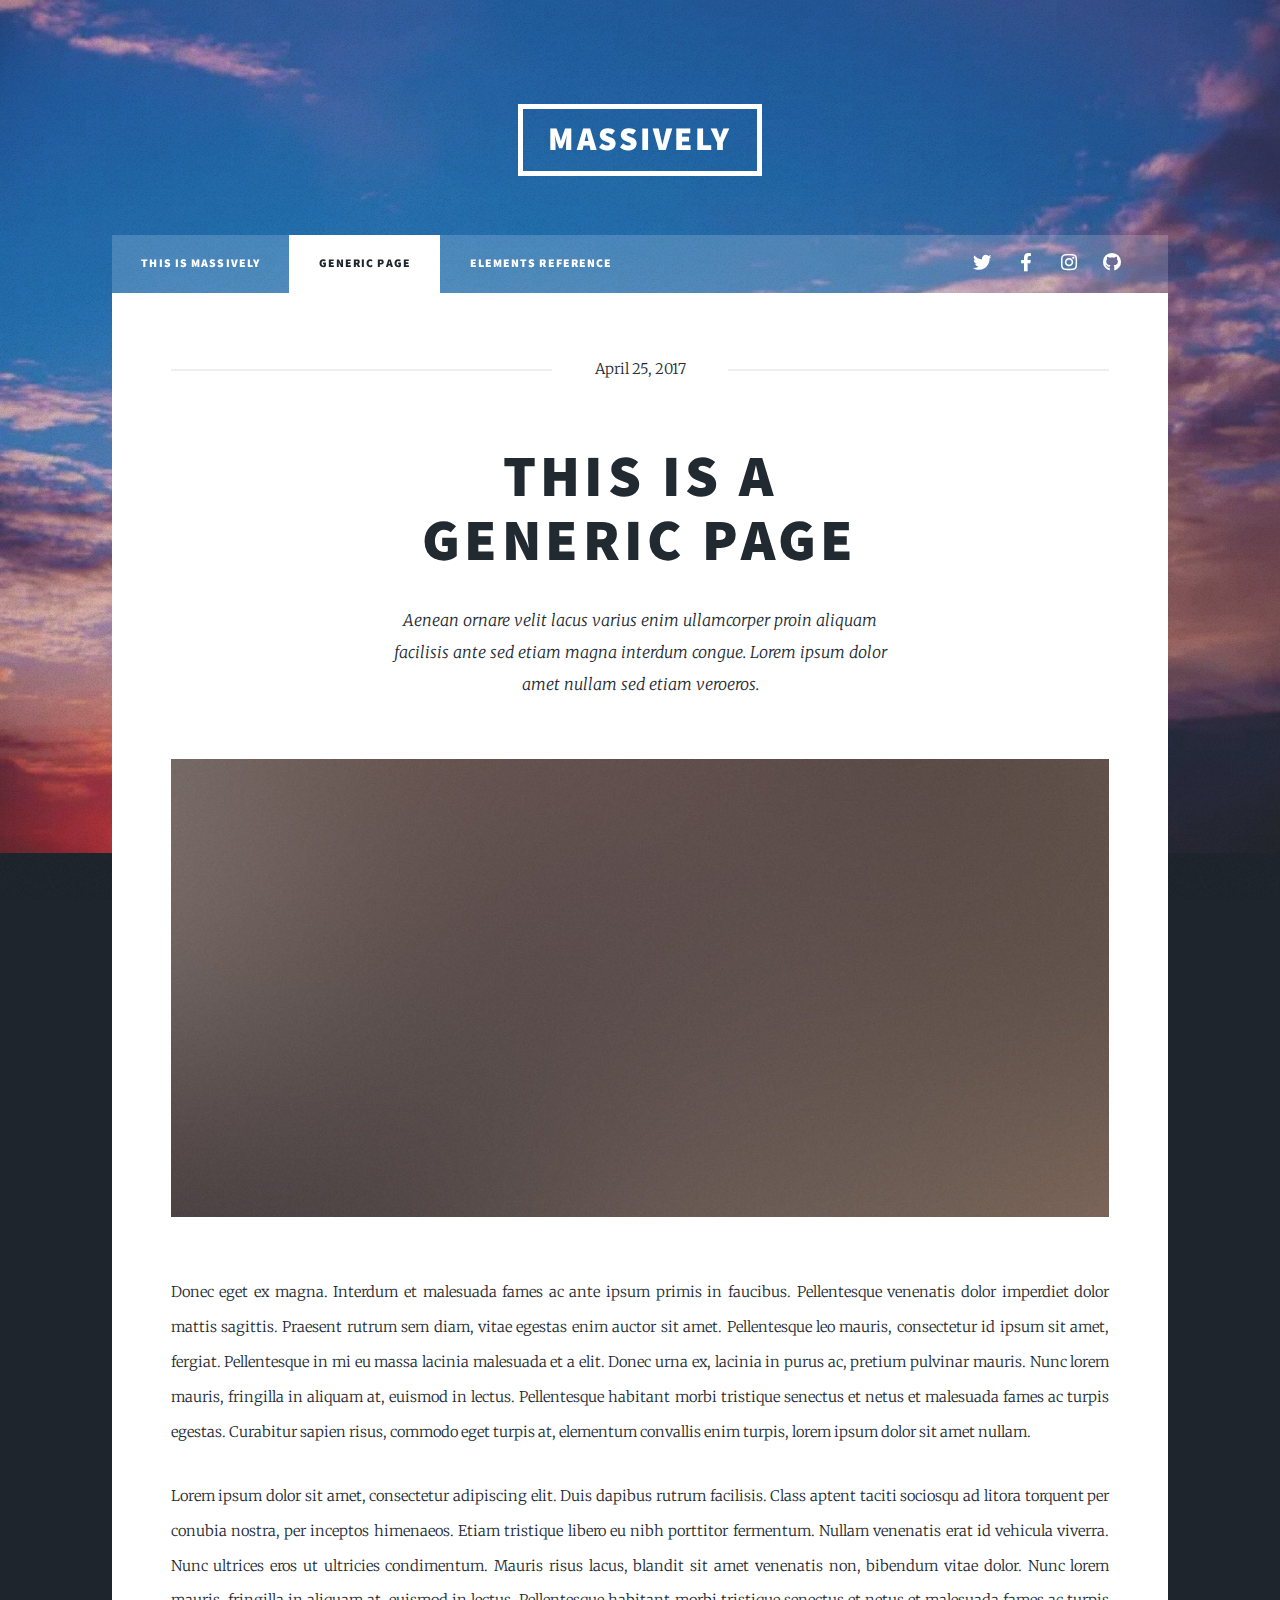
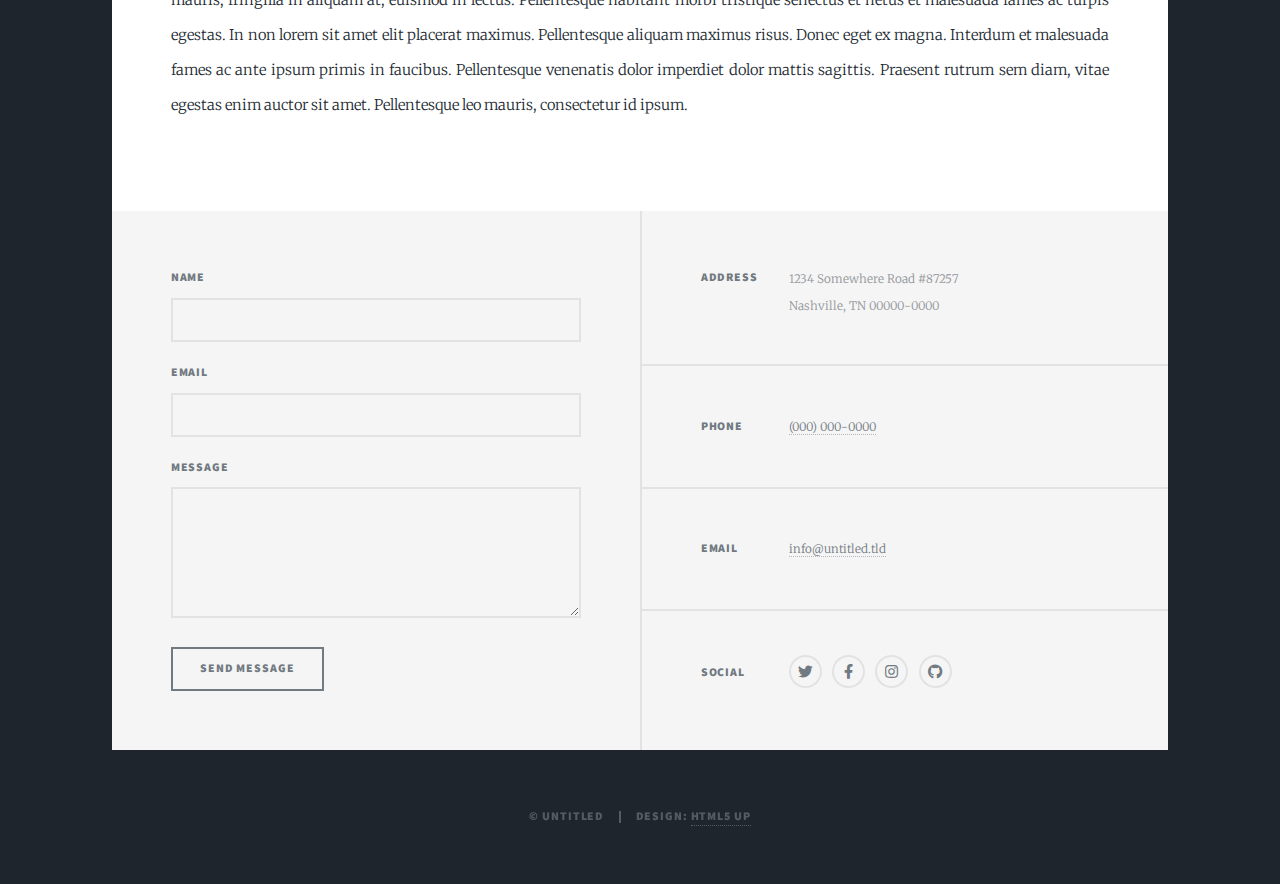
<file: generic.html>
<!DOCTYPE HTML>
<!--
	Massively by HTML5 UP
	html5up.net | @ajlkn
	Free for personal and commercial use under the CCA 3.0 license (html5up.net/license)
-->
<html>
	<head>
		<title>Generic Page - Massively by HTML5 UP</title>
		<meta charset="utf-8" />
		<meta name="viewport" content="width=device-width, initial-scale=1, user-scalable=no" />
		<link rel="stylesheet" href="assets/css/main.css" />
		<noscript><link rel="stylesheet" href="assets/css/noscript.css" /></noscript>
	</head>
	<body class="is-preload">

		<!-- Wrapper -->
			<div id="wrapper">

				<!-- Header -->
					<header id="header">
						<a href="index.html" class="logo">Massively</a>
					</header>

				<!-- Nav -->
					<nav id="nav">
						<ul class="links">
							<li><a href="index.html">This is Massively</a></li>
							<li class="active"><a href="generic.html">Generic Page</a></li>
							<li><a href="elements.html">Elements Reference</a></li>
						</ul>
						<ul class="icons">
							<li><a href="#" class="icon brands fa-twitter"><span class="label">Twitter</span></a></li>
							<li><a href="#" class="icon brands fa-facebook-f"><span class="label">Facebook</span></a></li>
							<li><a href="#" class="icon brands fa-instagram"><span class="label">Instagram</span></a></li>
							<li><a href="#" class="icon brands fa-github"><span class="label">GitHub</span></a></li>
							<li><a href="#" class="icon brands fa-Linkedin"><span class="label">Linkedin</span></a></li>
						</ul>
					</nav>

				<!-- Main -->
					<div id="main">

						<!-- Post -->
							<section class="post">
								<header class="major">
									<span class="date">April 25, 2017</span>
									<h1>This is a<br />
									Generic Page</h1>
									<p>Aenean ornare velit lacus varius enim ullamcorper proin aliquam<br />
									facilisis ante sed etiam magna interdum congue. Lorem ipsum dolor<br />
									amet nullam sed etiam veroeros.</p>
								</header>
								<div class="image main"><img src="images/pic01.jpg" alt="" /></div>
								<p>Donec eget ex magna. Interdum et malesuada fames ac ante ipsum primis in faucibus. Pellentesque venenatis dolor imperdiet dolor mattis sagittis. Praesent rutrum sem diam, vitae egestas enim auctor sit amet. Pellentesque leo mauris, consectetur id ipsum sit amet, fergiat. Pellentesque in mi eu massa lacinia malesuada et a elit. Donec urna ex, lacinia in purus ac, pretium pulvinar mauris. Nunc lorem mauris, fringilla in aliquam at, euismod in lectus. Pellentesque habitant morbi tristique senectus et netus et malesuada fames ac turpis egestas. Curabitur sapien risus, commodo eget turpis at, elementum convallis enim turpis, lorem ipsum dolor sit amet nullam.</p>
								<p>Lorem ipsum dolor sit amet, consectetur adipiscing elit. Duis dapibus rutrum facilisis. Class aptent taciti sociosqu ad litora torquent per conubia nostra, per inceptos himenaeos. Etiam tristique libero eu nibh porttitor fermentum. Nullam venenatis erat id vehicula viverra. Nunc ultrices eros ut ultricies condimentum. Mauris risus lacus, blandit sit amet venenatis non, bibendum vitae dolor. Nunc lorem mauris, fringilla in aliquam at, euismod in lectus. Pellentesque habitant morbi tristique senectus et netus et malesuada fames ac turpis egestas. In non lorem sit amet elit placerat maximus. Pellentesque aliquam maximus risus. Donec eget ex magna. Interdum et malesuada fames ac ante ipsum primis in faucibus. Pellentesque venenatis dolor imperdiet dolor mattis sagittis. Praesent rutrum sem diam, vitae egestas enim auctor sit amet. Pellentesque leo mauris, consectetur id ipsum.</p>
							</section>

					</div>

				<!-- Footer -->
					<footer id="footer">
						<section>
							<form method="post" action="#">
								<div class="fields">
									<div class="field">
										<label for="name">Name</label>
										<input type="text" name="name" id="name" />
									</div>
									<div class="field">
										<label for="email">Email</label>
										<input type="text" name="email" id="email" />
									</div>
									<div class="field">
										<label for="message">Message</label>
										<textarea name="message" id="message" rows="3"></textarea>
									</div>
								</div>
								<ul class="actions">
									<li><input type="submit" value="Send Message" /></li>
								</ul>
							</form>
						</section>
						<section class="split contact">
							<section class="alt">
								<h3>Address</h3>
								<p>1234 Somewhere Road #87257<br />
								Nashville, TN 00000-0000</p>
							</section>
							<section>
								<h3>Phone</h3>
								<p><a href="#">(000) 000-0000</a></p>
							</section>
							<section>
								<h3>Email</h3>
								<p><a href="#">info@untitled.tld</a></p>
							</section>
							<section>
								<h3>Social</h3>
								<ul class="icons alt">
									<li><a href="#" class="icon brands alt fa-twitter"><span class="label">Twitter</span></a></li>
									<li><a href="#" class="icon brands alt fa-facebook-f"><span class="label">Facebook</span></a></li>
									<li><a href="#" class="icon brands alt fa-instagram"><span class="label">Instagram</span></a></li>
									<li><a href="#" class="icon brands alt fa-github"><span class="label">GitHub</span></a></li>
								</ul>
							</section>
						</section>
					</footer>

				<!-- Copyright -->
					<div id="copyright">
						<ul><li>&copy; Untitled</li><li>Design: <a href="https://html5up.net">HTML5 UP</a></li></ul>
					</div>

			</div>

		<!-- Scripts -->
			<script src="assets/js/jquery.min.js"></script>
			<script src="assets/js/jquery.scrollex.min.js"></script>
			<script src="assets/js/jquery.scrolly.min.js"></script>
			<script src="assets/js/browser.min.js"></script>
			<script src="assets/js/breakpoints.min.js"></script>
			<script src="assets/js/util.js"></script>
			<script src="assets/js/main.js"></script>

	</body>
</html>
</file>
<file: assets/css/main.css>
@import url(fontawesome-all.min.css);
@import url("https://fonts.googleapis.com/css?family=Merriweather:300,700,300italic,700italic|Source+Sans+Pro:900");

/*
	Massively by HTML5 UP
	html5up.net | @ajlkn
	Free for personal and commercial use under the CCA 3.0 license (html5up.net/license)
*/

html, body, div, span, applet, object,
iframe, h1, h2, h3, h4, h5, h6, p, blockquote,
pre, a, abbr, acronym, address, big, cite,
code, del, dfn, em, img, ins, kbd, q, s, samp,
small, strike, strong, sub, sup, tt, var, b,
u, i, center, dl, dt, dd, ol, ul, li, fieldset,
form, label, legend, table, caption, tbody,
tfoot, thead, tr, th, td, article, aside,
canvas, details, embed, figure, figcaption,
footer, header, hgroup, menu, nav, output, ruby,
section, summary, time, mark, audio, video {
	margin: 0;
	padding: 0;
	border: 0;
	font-size: 100%;
	font: inherit;
	vertical-align: baseline;}

article, aside, details, figcaption, figure,
footer, header, hgroup, menu, nav, section {
	display: block;}

body {
	line-height: 1;
}

ol, ul {
	list-style: none;
}

blockquote, q {
	quotes: none;
}

	blockquote:before, blockquote:after, q:before, q:after {
		content: '';
		content: none;
	}

table {
	border-collapse: collapse;
	border-spacing: 0;
}

body {
	-webkit-text-size-adjust: none;
}

mark {
	background-color: transparent;
	color: inherit;
}

input::-moz-focus-inner {
	border: 0;
	padding: 0;
}

input, select, textarea {
	-moz-appearance: none;
	-webkit-appearance: none;
	-ms-appearance: none;
	appearance: none;
}

/* Basic */

	@-ms-viewport {
		width: device-width;
	}

	body {
		-ms-overflow-style: scrollbar;
	}

	@media screen and (max-width: 480px) {

		html, body {
			min-width: 320px;
		}

	}

	html {
		box-sizing: border-box;
	}

	*, *:before, *:after {
		box-sizing: inherit;
	}

	body {
		background-color: #1e252d;
	}

		body.is-preload *, body.is-preload *:before, body.is-preload *:after {
			-moz-animation: none !important;
			-webkit-animation: none !important;
			-ms-animation: none !important;
			animation: none !important;
			-moz-transition: none !important;
			-webkit-transition: none !important;
			-ms-transition: none !important;
			transition: none !important;
		}

/* Type */

	html {
		font-size: 16pt;
	}

		@media screen and (max-width: 1680px) {

			html {
				font-size: 12pt;
			}

		}

		@media screen and (max-width: 1280px) {

			html {
				font-size: 11pt;
			}

		}

		@media screen and (max-width: 360px) {

			html {
				font-size: 10pt;
			}

		}

	body {
		color: #212931;
	}

	body, input, select, textarea {
		font-family: "Merriweather", Georgia, serif;
		font-weight: 300;
		font-size: 1rem;
		line-height: 2.375;
	}

	a {
		-moz-transition: color 0.2s ease-in-out, background-color 0.2s ease-in-out, border-color 0.2s ease-in-out, box-shadow 0.2s ease-in-out;
		-webkit-transition: color 0.2s ease-in-out, background-color 0.2s ease-in-out, border-color 0.2s ease-in-out, box-shadow 0.2s ease-in-out;
		-ms-transition: color 0.2s ease-in-out, background-color 0.2s ease-in-out, border-color 0.2s ease-in-out, box-shadow 0.2s ease-in-out;
		transition: color 0.2s ease-in-out, background-color 0.2s ease-in-out, border-color 0.2s ease-in-out, box-shadow 0.2s ease-in-out;
		border-bottom: dotted 1px;
		text-decoration: none;
	}

		a:hover {
			border-bottom-color: transparent;
		}

	strong, b {
		font-weight: 600;
	}

	em, i {
		font-style: italic;
	}

	p {
		text-align: justify;
		margin: 0 0 2rem 0;
	}

	h1, h2, h3, h4, h5, h6 {
		font-family: "Source Sans Pro", Helvetica, sans-serif;
		font-weight: 900;
		line-height: 1.5;
		letter-spacing: 0.075em;
		text-transform: uppercase;
		margin: 0 0 1rem 0;
	}

		h1 a, h2 a, h3 a, h4 a, h5 a, h6 a {
			border-bottom: 0;
			color: inherit;
			text-decoration: none;
		}

	h1 {
		font-size: 4rem;
		line-height: 1.1;
		margin: 0 0 2rem 0;
	}

	h2 {
		font-size: 1.75rem;
		line-height: 1.3;
		margin: 0 0 1.5rem 0;
	}

	h3 {
		font-size: 1.25rem;
		margin: 0 0 1.5rem 0;
	}

	h4 {
		font-size: 1rem;
	}

	h5 {
		font-size: 0.9rem;
	}

	h6 {
		font-size: 0.8rem;
	}

	sub {
		font-size: 0.8rem;
		position: relative;
		top: 0.5rem;
	}

	sup {
		font-size: 0.8rem;
		position: relative;
		top: -0.5rem;
	}

	blockquote {
		border-left: solid 4px;
		font-style: italic;
		margin: 0 0 2rem 0;
		padding: 0.5rem 0 0.5rem 2rem;
	}

	code {
		border: solid 2px;
		font-family: "Courier New", monospace;
		font-size: 0.9rem;
		margin: 0 0.25rem;
		padding: 0.25rem 0.65rem;
	}

	pre {
		-webkit-overflow-scrolling: touch;
		font-family: "Courier New", monospace;
		font-size: 0.9rem;
		margin: 0 0 2rem 0;
	}

		pre code {
			display: block;
			line-height: 1.75;
			padding: 1rem 1.5rem;
			overflow-x: auto;
		}

	hr {
		border: 0;
		border-bottom: solid 2px;
		margin: 3rem 0;
	}

		hr.major {
			margin: 5rem 0;
		}

	.align-left {
		text-align: left;
	}

	.align-center {
		text-align: center;
	}

	.align-right {
		text-align: right;
	}

	input, select, textarea {
		color: #212931;
	}

	a {
		color: #212931;
		border-bottom-color: rgba(33, 41, 49, 0.5);
	}

		a:hover {
			border-bottom-color: transparent;
			color: #18bfef !important;
		}

	strong, b {
		color: #212931;
	}

	h1, h2, h3, h4, h5, h6 {
		color: #212931;
	}

	blockquote {
		border-left-color: #eeeeee;
	}

	code {
		background: rgba(220, 220, 220, 0.25);
		border-color: #eeeeee;
	}

	hr {
		border-bottom-color: #eeeeee;
	}

/* Row */

	.row {
		display: flex;
		flex-wrap: wrap;
		box-sizing: border-box;
		align-items: stretch;
	}

		.row > * {
			box-sizing: border-box;
		}

		.row.gtr-uniform > * > :last-child {
			margin-bottom: 0;
		}

		.row.aln-left {
			justify-content: flex-start;
		}

		.row.aln-center {
			justify-content: center;
		}

		.row.aln-right {
			justify-content: flex-end;
		}

		.row.aln-top {
			align-items: flex-start;
		}

		.row.aln-middle {
			align-items: center;
		}

		.row.aln-bottom {
			align-items: flex-end;
		}

		.row > .imp {
			order: -1;
		}

		.row > .col-1 {
			width: 8.33333%;
		}

		.row > .off-1 {
			margin-left: 8.33333%;
		}

		.row > .col-2 {
			width: 16.66667%;
		}

		.row > .off-2 {
			margin-left: 16.66667%;
		}

		.row > .col-3 {
			width: 25%;
		}

		.row > .off-3 {
			margin-left: 25%;
		}

		.row > .col-4 {
			width: 33.33333%;
		}

		.row > .off-4 {
			margin-left: 33.33333%;
		}

		.row > .col-5 {
			width: 41.66667%;
		}

		.row > .off-5 {
			margin-left: 41.66667%;
		}

		.row > .col-6 {
			width: 50%;
		}

		.row > .off-6 {
			margin-left: 50%;
		}

		.row > .col-7 {
			width: 58.33333%;
		}

		.row > .off-7 {
			margin-left: 58.33333%;
		}

		.row > .col-8 {
			width: 66.66667%;
		}

		.row > .off-8 {
			margin-left: 66.66667%;
		}

		.row > .col-9 {
			width: 75%;
		}

		.row > .off-9 {
			margin-left: 75%;
		}

		.row > .col-10 {
			width: 83.33333%;
		}

		.row > .off-10 {
			margin-left: 83.33333%;
		}

		.row > .col-11 {
			width: 91.66667%;
		}

		.row > .off-11 {
			margin-left: 91.66667%;
		}

		.row > .col-12 {
			width: 100%;
		}

		.row > .off-12 {
			margin-left: 100%;
		}

		.row.gtr-0 {
			margin-top: 0;
			margin-left: 0rem;
		}

			.row.gtr-0 > * {
				padding: 0 0 0 0rem;
			}

			.row.gtr-0.gtr-uniform {
				margin-top: 0rem;
			}

				.row.gtr-0.gtr-uniform > * {
					padding-top: 0rem;
				}

		.row.gtr-25 {
			margin-top: 0;
			margin-left: -0.375rem;
		}

			.row.gtr-25 > * {
				padding: 0 0 0 0.375rem;
			}

			.row.gtr-25.gtr-uniform {
				margin-top: -0.375rem;
			}

				.row.gtr-25.gtr-uniform > * {
					padding-top: 0.375rem;
				}

		.row.gtr-50 {
			margin-top: 0;
			margin-left: -0.75rem;
		}

			.row.gtr-50 > * {
				padding: 0 0 0 0.75rem;
			}

			.row.gtr-50.gtr-uniform {
				margin-top: -0.75rem;
			}

				.row.gtr-50.gtr-uniform > * {
					padding-top: 0.75rem;
				}

		.row {
			margin-top: 0;
			margin-left: -1.5rem;
		}

			.row > * {
				padding: 0 0 0 1.5rem;
			}

			.row.gtr-uniform {
				margin-top: -1.5rem;
			}

				.row.gtr-uniform > * {
					padding-top: 1.5rem;
				}

		.row.gtr-150 {
			margin-top: 0;
			margin-left: -2.25rem;
		}

			.row.gtr-150 > * {
				padding: 0 0 0 2.25rem;
			}

			.row.gtr-150.gtr-uniform {
				margin-top: -2.25rem;
			}

				.row.gtr-150.gtr-uniform > * {
					padding-top: 2.25rem;
				}

		.row.gtr-200 {
			margin-top: 0;
			margin-left: -3rem;
		}

			.row.gtr-200 > * {
				padding: 0 0 0 3rem;
			}

			.row.gtr-200.gtr-uniform {
				margin-top: -3rem;
			}

				.row.gtr-200.gtr-uniform > * {
					padding-top: 3rem;
				}

		@media screen and (max-width: 1680px) {

			.row {
				display: flex;
				flex-wrap: wrap;
				box-sizing: border-box;
				align-items: stretch;
			}

				.row > * {
					box-sizing: border-box;
				}

				.row.gtr-uniform > * > :last-child {
					margin-bottom: 0;
				}

				.row.aln-left {
					justify-content: flex-start;
				}

				.row.aln-center {
					justify-content: center;
				}

				.row.aln-right {
					justify-content: flex-end;
				}

				.row.aln-top {
					align-items: flex-start;
				}

				.row.aln-middle {
					align-items: center;
				}

				.row.aln-bottom {
					align-items: flex-end;
				}

				.row > .imp-xlarge {
					order: -1;
				}

				.row > .col-1-xlarge {
					width: 8.33333%;
				}

				.row > .off-1-xlarge {
					margin-left: 8.33333%;
				}

				.row > .col-2-xlarge {
					width: 16.66667%;
				}

				.row > .off-2-xlarge {
					margin-left: 16.66667%;
				}

				.row > .col-3-xlarge {
					width: 25%;
				}

				.row > .off-3-xlarge {
					margin-left: 25%;
				}

				.row > .col-4-xlarge {
					width: 33.33333%;
				}

				.row > .off-4-xlarge {
					margin-left: 33.33333%;
				}

				.row > .col-5-xlarge {
					width: 41.66667%;
				}

				.row > .off-5-xlarge {
					margin-left: 41.66667%;
				}

				.row > .col-6-xlarge {
					width: 50%;
				}

				.row > .off-6-xlarge {
					margin-left: 50%;
				}

				.row > .col-7-xlarge {
					width: 58.33333%;
				}

				.row > .off-7-xlarge {
					margin-left: 58.33333%;
				}

				.row > .col-8-xlarge {
					width: 66.66667%;
				}

				.row > .off-8-xlarge {
					margin-left: 66.66667%;
				}

				.row > .col-9-xlarge {
					width: 75%;
				}

				.row > .off-9-xlarge {
					margin-left: 75%;
				}

				.row > .col-10-xlarge {
					width: 83.33333%;
				}

				.row > .off-10-xlarge {
					margin-left: 83.33333%;
				}

				.row > .col-11-xlarge {
					width: 91.66667%;
				}

				.row > .off-11-xlarge {
					margin-left: 91.66667%;
				}

				.row > .col-12-xlarge {
					width: 100%;
				}

				.row > .off-12-xlarge {
					margin-left: 100%;
				}

				.row.gtr-0 {
					margin-top: 0;
					margin-left: 0rem;
				}

					.row.gtr-0 > * {
						padding: 0 0 0 0rem;
					}

					.row.gtr-0.gtr-uniform {
						margin-top: 0rem;
					}

						.row.gtr-0.gtr-uniform > * {
							padding-top: 0rem;
						}

				.row.gtr-25 {
					margin-top: 0;
					margin-left: -0.375rem;
				}

					.row.gtr-25 > * {
						padding: 0 0 0 0.375rem;
					}

					.row.gtr-25.gtr-uniform {
						margin-top: -0.375rem;
					}

						.row.gtr-25.gtr-uniform > * {
							padding-top: 0.375rem;
						}

				.row.gtr-50 {
					margin-top: 0;
					margin-left: -0.75rem;
				}

					.row.gtr-50 > * {
						padding: 0 0 0 0.75rem;
					}

					.row.gtr-50.gtr-uniform {
						margin-top: -0.75rem;
					}

						.row.gtr-50.gtr-uniform > * {
							padding-top: 0.75rem;
						}

				.row {
					margin-top: 0;
					margin-left: -1.5rem;
				}

					.row > * {
						padding: 0 0 0 1.5rem;
					}

					.row.gtr-uniform {
						margin-top: -1.5rem;
					}

						.row.gtr-uniform > * {
							padding-top: 1.5rem;
						}

				.row.gtr-150 {
					margin-top: 0;
					margin-left: -2.25rem;
				}

					.row.gtr-150 > * {
						padding: 0 0 0 2.25rem;
					}

					.row.gtr-150.gtr-uniform {
						margin-top: -2.25rem;
					}

						.row.gtr-150.gtr-uniform > * {
							padding-top: 2.25rem;
						}

				.row.gtr-200 {
					margin-top: 0;
					margin-left: -3rem;
				}

					.row.gtr-200 > * {
						padding: 0 0 0 3rem;
					}

					.row.gtr-200.gtr-uniform {
						margin-top: -3rem;
					}

						.row.gtr-200.gtr-uniform > * {
							padding-top: 3rem;
						}

		}

		@media screen and (max-width: 1280px) {

			.row {
				display: flex;
				flex-wrap: wrap;
				box-sizing: border-box;
				align-items: stretch;
			}

				.row > * {
					box-sizing: border-box;
				}

				.row.gtr-uniform > * > :last-child {
					margin-bottom: 0;
				}

				.row.aln-left {
					justify-content: flex-start;
				}

				.row.aln-center {
					justify-content: center;
				}

				.row.aln-right {
					justify-content: flex-end;
				}

				.row.aln-top {
					align-items: flex-start;
				}

				.row.aln-middle {
					align-items: center;
				}

				.row.aln-bottom {
					align-items: flex-end;
				}

				.row > .imp-large {
					order: -1;
				}

				.row > .col-1-large {
					width: 8.33333%;
				}

				.row > .off-1-large {
					margin-left: 8.33333%;
				}

				.row > .col-2-large {
					width: 16.66667%;
				}

				.row > .off-2-large {
					margin-left: 16.66667%;
				}

				.row > .col-3-large {
					width: 25%;
				}

				.row > .off-3-large {
					margin-left: 25%;
				}

				.row > .col-4-large {
					width: 33.33333%;
				}

				.row > .off-4-large {
					margin-left: 33.33333%;
				}

				.row > .col-5-large {
					width: 41.66667%;
				}

				.row > .off-5-large {
					margin-left: 41.66667%;
				}

				.row > .col-6-large {
					width: 50%;
				}

				.row > .off-6-large {
					margin-left: 50%;
				}

				.row > .col-7-large {
					width: 58.33333%;
				}

				.row > .off-7-large {
					margin-left: 58.33333%;
				}

				.row > .col-8-large {
					width: 66.66667%;
				}

				.row > .off-8-large {
					margin-left: 66.66667%;
				}

				.row > .col-9-large {
					width: 75%;
				}

				.row > .off-9-large {
					margin-left: 75%;
				}

				.row > .col-10-large {
					width: 83.33333%;
				}

				.row > .off-10-large {
					margin-left: 83.33333%;
				}

				.row > .col-11-large {
					width: 91.66667%;
				}

				.row > .off-11-large {
					margin-left: 91.66667%;
				}

				.row > .col-12-large {
					width: 100%;
				}

				.row > .off-12-large {
					margin-left: 100%;
				}

				.row.gtr-0 {
					margin-top: 0;
					margin-left: 0rem;
				}

					.row.gtr-0 > * {
						padding: 0 0 0 0rem;
					}

					.row.gtr-0.gtr-uniform {
						margin-top: 0rem;
					}

						.row.gtr-0.gtr-uniform > * {
							padding-top: 0rem;
						}

				.row.gtr-25 {
					margin-top: 0;
					margin-left: -0.375rem;
				}

					.row.gtr-25 > * {
						padding: 0 0 0 0.375rem;
					}

					.row.gtr-25.gtr-uniform {
						margin-top: -0.375rem;
					}

						.row.gtr-25.gtr-uniform > * {
							padding-top: 0.375rem;
						}

				.row.gtr-50 {
					margin-top: 0;
					margin-left: -0.75rem;
				}

					.row.gtr-50 > * {
						padding: 0 0 0 0.75rem;
					}

					.row.gtr-50.gtr-uniform {
						margin-top: -0.75rem;
					}

						.row.gtr-50.gtr-uniform > * {
							padding-top: 0.75rem;
						}

				.row {
					margin-top: 0;
					margin-left: -1.5rem;
				}

					.row > * {
						padding: 0 0 0 1.5rem;
					}

					.row.gtr-uniform {
						margin-top: -1.5rem;
					}

						.row.gtr-uniform > * {
							padding-top: 1.5rem;
						}

				.row.gtr-150 {
					margin-top: 0;
					margin-left: -2.25rem;
				}

					.row.gtr-150 > * {
						padding: 0 0 0 2.25rem;
					}

					.row.gtr-150.gtr-uniform {
						margin-top: -2.25rem;
					}

						.row.gtr-150.gtr-uniform > * {
							padding-top: 2.25rem;
						}

				.row.gtr-200 {
					margin-top: 0;
					margin-left: -3rem;
				}

					.row.gtr-200 > * {
						padding: 0 0 0 3rem;
					}

					.row.gtr-200.gtr-uniform {
						margin-top: -3rem;
					}

						.row.gtr-200.gtr-uniform > * {
							padding-top: 3rem;
						}

		}

		@media screen and (max-width: 980px) {

			.row {
				display: flex;
				flex-wrap: wrap;
				box-sizing: border-box;
				align-items: stretch;
			}

				.row > * {
					box-sizing: border-box;
				}

				.row.gtr-uniform > * > :last-child {
					margin-bottom: 0;
				}

				.row.aln-left {
					justify-content: flex-start;
				}

				.row.aln-center {
					justify-content: center;
				}

				.row.aln-right {
					justify-content: flex-end;
				}

				.row.aln-top {
					align-items: flex-start;
				}

				.row.aln-middle {
					align-items: center;
				}

				.row.aln-bottom {
					align-items: flex-end;
				}

				.row > .imp-medium {
					order: -1;
				}

				.row > .col-1-medium {
					width: 8.33333%;
				}

				.row > .off-1-medium {
					margin-left: 8.33333%;
				}

				.row > .col-2-medium {
					width: 16.66667%;
				}

				.row > .off-2-medium {
					margin-left: 16.66667%;
				}

				.row > .col-3-medium {
					width: 25%;
				}

				.row > .off-3-medium {
					margin-left: 25%;
				}

				.row > .col-4-medium {
					width: 33.33333%;
				}

				.row > .off-4-medium {
					margin-left: 33.33333%;
				}

				.row > .col-5-medium {
					width: 41.66667%;
				}

				.row > .off-5-medium {
					margin-left: 41.66667%;
				}

				.row > .col-6-medium {
					width: 50%;
				}

				.row > .off-6-medium {
					margin-left: 50%;
				}

				.row > .col-7-medium {
					width: 58.33333%;
				}

				.row > .off-7-medium {
					margin-left: 58.33333%;
				}

				.row > .col-8-medium {
					width: 66.66667%;
				}

				.row > .off-8-medium {
					margin-left: 66.66667%;
				}

				.row > .col-9-medium {
					width: 75%;
				}

				.row > .off-9-medium {
					margin-left: 75%;
				}

				.row > .col-10-medium {
					width: 83.33333%;
				}

				.row > .off-10-medium {
					margin-left: 83.33333%;
				}

				.row > .col-11-medium {
					width: 91.66667%;
				}

				.row > .off-11-medium {
					margin-left: 91.66667%;
				}

				.row > .col-12-medium {
					width: 100%;
				}

				.row > .off-12-medium {
					margin-left: 100%;
				}

				.row.gtr-0 {
					margin-top: 0;
					margin-left: 0rem;
				}

					.row.gtr-0 > * {
						padding: 0 0 0 0rem;
					}

					.row.gtr-0.gtr-uniform {
						margin-top: 0rem;
					}

						.row.gtr-0.gtr-uniform > * {
							padding-top: 0rem;
						}

				.row.gtr-25 {
					margin-top: 0;
					margin-left: -0.375rem;
				}

					.row.gtr-25 > * {
						padding: 0 0 0 0.375rem;
					}

					.row.gtr-25.gtr-uniform {
						margin-top: -0.375rem;
					}

						.row.gtr-25.gtr-uniform > * {
							padding-top: 0.375rem;
						}

				.row.gtr-50 {
					margin-top: 0;
					margin-left: -0.75rem;
				}

					.row.gtr-50 > * {
						padding: 0 0 0 0.75rem;
					}

					.row.gtr-50.gtr-uniform {
						margin-top: -0.75rem;
					}

						.row.gtr-50.gtr-uniform > * {
							padding-top: 0.75rem;
						}

				.row {
					margin-top: 0;
					margin-left: -1.5rem;
				}

					.row > * {
						padding: 0 0 0 1.5rem;
					}

					.row.gtr-uniform {
						margin-top: -1.5rem;
					}

						.row.gtr-uniform > * {
							padding-top: 1.5rem;
						}

				.row.gtr-150 {
					margin-top: 0;
					margin-left: -2.25rem;
				}

					.row.gtr-150 > * {
						padding: 0 0 0 2.25rem;
					}

					.row.gtr-150.gtr-uniform {
						margin-top: -2.25rem;
					}

						.row.gtr-150.gtr-uniform > * {
							padding-top: 2.25rem;
						}

				.row.gtr-200 {
					margin-top: 0;
					margin-left: -3rem;
				}

					.row.gtr-200 > * {
						padding: 0 0 0 3rem;
					}

					.row.gtr-200.gtr-uniform {
						margin-top: -3rem;
					}

						.row.gtr-200.gtr-uniform > * {
							padding-top: 3rem;
						}

		}

		@media screen and (max-width: 736px) {

			.row {
				display: flex;
				flex-wrap: wrap;
				box-sizing: border-box;
				align-items: stretch;
			}

				.row > * {
					box-sizing: border-box;
				}

				.row.gtr-uniform > * > :last-child {
					margin-bottom: 0;
				}

				.row.aln-left {
					justify-content: flex-start;
				}

				.row.aln-center {
					justify-content: center;
				}

				.row.aln-right {
					justify-content: flex-end;
				}

				.row.aln-top {
					align-items: flex-start;
				}

				.row.aln-middle {
					align-items: center;
				}

				.row.aln-bottom {
					align-items: flex-end;
				}

				.row > .imp-small {
					order: -1;
				}

				.row > .col-1-small {
					width: 8.33333%;
				}

				.row > .off-1-small {
					margin-left: 8.33333%;
				}

				.row > .col-2-small {
					width: 16.66667%;
				}

				.row > .off-2-small {
					margin-left: 16.66667%;
				}

				.row > .col-3-small {
					width: 25%;
				}

				.row > .off-3-small {
					margin-left: 25%;
				}

				.row > .col-4-small {
					width: 33.33333%;
				}

				.row > .off-4-small {
					margin-left: 33.33333%;
				}

				.row > .col-5-small {
					width: 41.66667%;
				}

				.row > .off-5-small {
					margin-left: 41.66667%;
				}

				.row > .col-6-small {
					width: 50%;
				}

				.row > .off-6-small {
					margin-left: 50%;
				}

				.row > .col-7-small {
					width: 58.33333%;
				}

				.row > .off-7-small {
					margin-left: 58.33333%;
				}

				.row > .col-8-small {
					width: 66.66667%;
				}

				.row > .off-8-small {
					margin-left: 66.66667%;
				}

				.row > .col-9-small {
					width: 75%;
				}

				.row > .off-9-small {
					margin-left: 75%;
				}

				.row > .col-10-small {
					width: 83.33333%;
				}

				.row > .off-10-small {
					margin-left: 83.33333%;
				}

				.row > .col-11-small {
					width: 91.66667%;
				}

				.row > .off-11-small {
					margin-left: 91.66667%;
				}

				.row > .col-12-small {
					width: 100%;
				}

				.row > .off-12-small {
					margin-left: 100%;
				}

				.row.gtr-0 {
					margin-top: 0;
					margin-left: 0rem;
				}

					.row.gtr-0 > * {
						padding: 0 0 0 0rem;
					}

					.row.gtr-0.gtr-uniform {
						margin-top: 0rem;
					}

						.row.gtr-0.gtr-uniform > * {
							padding-top: 0rem;
						}

				.row.gtr-25 {
					margin-top: 0;
					margin-left: -0.375rem;
				}

					.row.gtr-25 > * {
						padding: 0 0 0 0.375rem;
					}

					.row.gtr-25.gtr-uniform {
						margin-top: -0.375rem;
					}

						.row.gtr-25.gtr-uniform > * {
							padding-top: 0.375rem;
						}

				.row.gtr-50 {
					margin-top: 0;
					margin-left: -0.75rem;
				}

					.row.gtr-50 > * {
						padding: 0 0 0 0.75rem;
					}

					.row.gtr-50.gtr-uniform {
						margin-top: -0.75rem;
					}

						.row.gtr-50.gtr-uniform > * {
							padding-top: 0.75rem;
						}

				.row {
					margin-top: 0;
					margin-left: -1.5rem;
				}

					.row > * {
						padding: 0 0 0 1.5rem;
					}

					.row.gtr-uniform {
						margin-top: -1.5rem;
					}

						.row.gtr-uniform > * {
							padding-top: 1.5rem;
						}

				.row.gtr-150 {
					margin-top: 0;
					margin-left: -2.25rem;
				}

					.row.gtr-150 > * {
						padding: 0 0 0 2.25rem;
					}

					.row.gtr-150.gtr-uniform {
						margin-top: -2.25rem;
					}

						.row.gtr-150.gtr-uniform > * {
							padding-top: 2.25rem;
						}

				.row.gtr-200 {
					margin-top: 0;
					margin-left: -3rem;
				}

					.row.gtr-200 > * {
						padding: 0 0 0 3rem;
					}

					.row.gtr-200.gtr-uniform {
						margin-top: -3rem;
					}

						.row.gtr-200.gtr-uniform > * {
							padding-top: 3rem;
						}

		}

		@media screen and (max-width: 480px) {

			.row {
				display: flex;
				flex-wrap: wrap;
				box-sizing: border-box;
				align-items: stretch;
			}

				.row > * {
					box-sizing: border-box;
				}

				.row.gtr-uniform > * > :last-child {
					margin-bottom: 0;
				}

				.row.aln-left {
					justify-content: flex-start;
				}

				.row.aln-center {
					justify-content: center;
				}

				.row.aln-right {
					justify-content: flex-end;
				}

				.row.aln-top {
					align-items: flex-start;
				}

				.row.aln-middle {
					align-items: center;
				}

				.row.aln-bottom {
					align-items: flex-end;
				}

				.row > .imp-xsmall {
					order: -1;
				}

				.row > .col-1-xsmall {
					width: 8.33333%;
				}

				.row > .off-1-xsmall {
					margin-left: 8.33333%;
				}

				.row > .col-2-xsmall {
					width: 16.66667%;
				}

				.row > .off-2-xsmall {
					margin-left: 16.66667%;
				}

				.row > .col-3-xsmall {
					width: 25%;
				}

				.row > .off-3-xsmall {
					margin-left: 25%;
				}

				.row > .col-4-xsmall {
					width: 33.33333%;
				}

				.row > .off-4-xsmall {
					margin-left: 33.33333%;
				}

				.row > .col-5-xsmall {
					width: 41.66667%;
				}

				.row > .off-5-xsmall {
					margin-left: 41.66667%;
				}

				.row > .col-6-xsmall {
					width: 50%;
				}

				.row > .off-6-xsmall {
					margin-left: 50%;
				}

				.row > .col-7-xsmall {
					width: 58.33333%;
				}

				.row > .off-7-xsmall {
					margin-left: 58.33333%;
				}

				.row > .col-8-xsmall {
					width: 66.66667%;
				}

				.row > .off-8-xsmall {
					margin-left: 66.66667%;
				}

				.row > .col-9-xsmall {
					width: 75%;
				}

				.row > .off-9-xsmall {
					margin-left: 75%;
				}

				.row > .col-10-xsmall {
					width: 83.33333%;
				}

				.row > .off-10-xsmall {
					margin-left: 83.33333%;
				}

				.row > .col-11-xsmall {
					width: 91.66667%;
				}

				.row > .off-11-xsmall {
					margin-left: 91.66667%;
				}

				.row > .col-12-xsmall {
					width: 100%;
				}

				.row > .off-12-xsmall {
					margin-left: 100%;
				}

				.row.gtr-0 {
					margin-top: 0;
					margin-left: 0rem;
				}

					.row.gtr-0 > * {
						padding: 0 0 0 0rem;
					}

					.row.gtr-0.gtr-uniform {
						margin-top: 0rem;
					}

						.row.gtr-0.gtr-uniform > * {
							padding-top: 0rem;
						}

				.row.gtr-25 {
					margin-top: 0;
					margin-left: -0.375rem;
				}

					.row.gtr-25 > * {
						padding: 0 0 0 0.375rem;
					}

					.row.gtr-25.gtr-uniform {
						margin-top: -0.375rem;
					}

						.row.gtr-25.gtr-uniform > * {
							padding-top: 0.375rem;
						}

				.row.gtr-50 {
					margin-top: 0;
					margin-left: -0.75rem;
				}

					.row.gtr-50 > * {
						padding: 0 0 0 0.75rem;
					}

					.row.gtr-50.gtr-uniform {
						margin-top: -0.75rem;
					}

						.row.gtr-50.gtr-uniform > * {
							padding-top: 0.75rem;
						}

				.row {
					margin-top: 0;
					margin-left: -1.5rem;
				}

					.row > * {
						padding: 0 0 0 1.5rem;
					}

					.row.gtr-uniform {
						margin-top: -1.5rem;
					}

						.row.gtr-uniform > * {
							padding-top: 1.5rem;
						}

				.row.gtr-150 {
					margin-top: 0;
					margin-left: -2.25rem;
				}

					.row.gtr-150 > * {
						padding: 0 0 0 2.25rem;
					}

					.row.gtr-150.gtr-uniform {
						margin-top: -2.25rem;
					}

						.row.gtr-150.gtr-uniform > * {
							padding-top: 2.25rem;
						}

				.row.gtr-200 {
					margin-top: 0;
					margin-left: -3rem;
				}

					.row.gtr-200 > * {
						padding: 0 0 0 3rem;
					}

					.row.gtr-200.gtr-uniform {
						margin-top: -3rem;
					}

						.row.gtr-200.gtr-uniform > * {
							padding-top: 3rem;
						}

		}

		@media screen and (max-width: 360px) {

			.row {
				display: flex;
				flex-wrap: wrap;
				box-sizing: border-box;
				align-items: stretch;
			}

				.row > * {
					box-sizing: border-box;
				}

				.row.gtr-uniform > * > :last-child {
					margin-bottom: 0;
				}

				.row.aln-left {
					justify-content: flex-start;
				}

				.row.aln-center {
					justify-content: center;
				}

				.row.aln-right {
					justify-content: flex-end;
				}

				.row.aln-top {
					align-items: flex-start;
				}

				.row.aln-middle {
					align-items: center;
				}

				.row.aln-bottom {
					align-items: flex-end;
				}

				.row > .imp-xxsmall {
					order: -1;
				}

				.row > .col-1-xxsmall {
					width: 8.33333%;
				}

				.row > .off-1-xxsmall {
					margin-left: 8.33333%;
				}

				.row > .col-2-xxsmall {
					width: 16.66667%;
				}

				.row > .off-2-xxsmall {
					margin-left: 16.66667%;
				}

				.row > .col-3-xxsmall {
					width: 25%;
				}

				.row > .off-3-xxsmall {
					margin-left: 25%;
				}

				.row > .col-4-xxsmall {
					width: 33.33333%;
				}

				.row > .off-4-xxsmall {
					margin-left: 33.33333%;
				}

				.row > .col-5-xxsmall {
					width: 41.66667%;
				}

				.row > .off-5-xxsmall {
					margin-left: 41.66667%;
				}

				.row > .col-6-xxsmall {
					width: 50%;
				}

				.row > .off-6-xxsmall {
					margin-left: 50%;
				}

				.row > .col-7-xxsmall {
					width: 58.33333%;
				}

				.row > .off-7-xxsmall {
					margin-left: 58.33333%;
				}

				.row > .col-8-xxsmall {
					width: 66.66667%;
				}

				.row > .off-8-xxsmall {
					margin-left: 66.66667%;
				}

				.row > .col-9-xxsmall {
					width: 75%;
				}

				.row > .off-9-xxsmall {
					margin-left: 75%;
				}

				.row > .col-10-xxsmall {
					width: 83.33333%;
				}

				.row > .off-10-xxsmall {
					margin-left: 83.33333%;
				}

				.row > .col-11-xxsmall {
					width: 91.66667%;
				}

				.row > .off-11-xxsmall {
					margin-left: 91.66667%;
				}

				.row > .col-12-xxsmall {
					width: 100%;
				}

				.row > .off-12-xxsmall {
					margin-left: 100%;
				}

				.row.gtr-0 {
					margin-top: 0;
					margin-left: 0rem;
				}

					.row.gtr-0 > * {
						padding: 0 0 0 0rem;
					}

					.row.gtr-0.gtr-uniform {
						margin-top: 0rem;
					}

						.row.gtr-0.gtr-uniform > * {
							padding-top: 0rem;
						}

				.row.gtr-25 {
					margin-top: 0;
					margin-left: -0.375rem;
				}

					.row.gtr-25 > * {
						padding: 0 0 0 0.375rem;
					}

					.row.gtr-25.gtr-uniform {
						margin-top: -0.375rem;
					}

						.row.gtr-25.gtr-uniform > * {
							padding-top: 0.375rem;
						}

				.row.gtr-50 {
					margin-top: 0;
					margin-left: -0.75rem;
				}

					.row.gtr-50 > * {
						padding: 0 0 0 0.75rem;
					}

					.row.gtr-50.gtr-uniform {
						margin-top: -0.75rem;
					}

						.row.gtr-50.gtr-uniform > * {
							padding-top: 0.75rem;
						}

				.row {
					margin-top: 0;
					margin-left: -1.5rem;
				}

					.row > * {
						padding: 0 0 0 1.5rem;
					}

					.row.gtr-uniform {
						margin-top: -1.5rem;
					}

						.row.gtr-uniform > * {
							padding-top: 1.5rem;
						}

				.row.gtr-150 {
					margin-top: 0;
					margin-left: -2.25rem;
				}

					.row.gtr-150 > * {
						padding: 0 0 0 2.25rem;
					}

					.row.gtr-150.gtr-uniform {
						margin-top: -2.25rem;
					}

						.row.gtr-150.gtr-uniform > * {
							padding-top: 2.25rem;
						}

				.row.gtr-200 {
					margin-top: 0;
					margin-left: -3rem;
				}

					.row.gtr-200 > * {
						padding: 0 0 0 3rem;
					}

					.row.gtr-200.gtr-uniform {
						margin-top: -3rem;
					}

						.row.gtr-200.gtr-uniform > * {
							padding-top: 3rem;
						}

		}

/* Box */

	.box {
		border: solid 2px;
		margin-bottom: 2rem;
		padding: 1.5rem;
	}

		.box > :last-child,
		.box > :last-child > :last-child,
		.box > :last-child > :last-child > :last-child {
			margin-bottom: 0;
		}

		.box.alt {
			border: 0;
			border-radius: 0;
			padding: 0;
		}

	.box {
		border-color: #eeeeee;
	}

/* Button */

	input[type="submit"],
	input[type="reset"],
	input[type="button"],
	button,
	.button {
		-moz-appearance: none;
		-webkit-appearance: none;
		-ms-appearance: none;
		appearance: none;
		-moz-transition: background-color 0.2s ease-in-out, box-shadow 0.2s ease-in-out, color 0.2s ease-in-out;
		-webkit-transition: background-color 0.2s ease-in-out, box-shadow 0.2s ease-in-out, color 0.2s ease-in-out;
		-ms-transition: background-color 0.2s ease-in-out, box-shadow 0.2s ease-in-out, color 0.2s ease-in-out;
		transition: background-color 0.2s ease-in-out, box-shadow 0.2s ease-in-out, color 0.2s ease-in-out;
		border: 0;
		border-radius: 0;
		cursor: pointer;
		display: inline-block;
		font-family: "Source Sans Pro", Helvetica, sans-serif;
		font-size: 0.8rem;
		font-weight: 900;
		letter-spacing: 0.075em;
		height: 3rem;
		line-height: 3rem;
		padding: 0 2rem;
		text-align: center;
		text-decoration: none;
		text-transform: uppercase;
		white-space: nowrap;
	}

		input[type="submit"].icon:before,
		input[type="reset"].icon:before,
		input[type="button"].icon:before,
		button.icon:before,
		.button.icon:before {
			margin-right: 0.5rem;
		}

		input[type="submit"].icon.solo,
		input[type="reset"].icon.solo,
		input[type="button"].icon.solo,
		button.icon.solo,
		.button.icon.solo {
			position: relative;
			width: 4rem;
			height: 4rem;
			line-height: 4rem;
			border-radius: 4rem;
			text-indent: 4rem;
			overflow: hidden;
			padding: 0;
			white-space: nowrap;
		}

			input[type="submit"].icon.solo:before,
			input[type="reset"].icon.solo:before,
			input[type="button"].icon.solo:before,
			button.icon.solo:before,
			.button.icon.solo:before {
				position: absolute;
				display: block;
				top: 0;
				left: 0;
				width: inherit;
				height: inherit;
				line-height: inherit;
				font-size: 1.25rem;
				margin-right: 0;
				text-align: center;
				text-indent: 0;
			}

		input[type="submit"].fit,
		input[type="reset"].fit,
		input[type="button"].fit,
		button.fit,
		.button.fit {
			width: 100%;
		}

		input[type="submit"].small,
		input[type="reset"].small,
		input[type="button"].small,
		button.small,
		.button.small {
			font-size: 0.7rem;
			height: 2.5rem;
			line-height: 2.5rem;
			padding: 0 1.5rem;
		}

		input[type="submit"].large,
		input[type="reset"].large,
		input[type="button"].large,
		button.large,
		.button.large {
			font-size: 0.9rem;
			height: 3.5rem;
			line-height: 3.5rem;
			padding: 0 2.75rem;
		}

		@media screen and (max-width: 980px) {

			input[type="submit"],
			input[type="reset"],
			input[type="button"],
			button,
			.button {
				font-size: 0.9rem;
				height: 3.25rem;
				line-height: 3.25rem;
			}

				input[type="submit"].large,
				input[type="reset"].large,
				input[type="button"].large,
				button.large,
				.button.large {
					font-size: 1rem;
					height: 3.75rem;
					line-height: 3.75rem;
				}

		}

		input[type="submit"].disabled, input[type="submit"]:disabled,
		input[type="reset"].disabled,
		input[type="reset"]:disabled,
		input[type="button"].disabled,
		input[type="button"]:disabled,
		button.disabled,
		button:disabled,
		.button.disabled,
		.button:disabled {
			pointer-events: none;
			opacity: 0.25;
		}

	input[type="submit"],
	input[type="reset"],
	input[type="button"],
	button,
	.button {
		background-color: transparent;
		box-shadow: inset 0 0 0 2px #212931;
		color: #212931 !important;
	}

		input[type="submit"]:hover,
		input[type="reset"]:hover,
		input[type="button"]:hover,
		button:hover,
		.button:hover {
			box-shadow: inset 0 0 0 2px #18bfef;
			color: #18bfef !important;
		}

		input[type="submit"].primary,
		input[type="reset"].primary,
		input[type="button"].primary,
		button.primary,
		.button.primary {
			background-color: #212931;
			box-shadow: none;
			color: #ffffff !important;
		}

			input[type="submit"].primary:hover,
			input[type="reset"].primary:hover,
			input[type="button"].primary:hover,
			button.primary:hover,
			.button.primary:hover {
				background-color: #18bfef;
			}

/* Form */

	form {
		margin: 0 0 2rem 0;
	}

		form > :last-child {
			margin-bottom: 0;
		}

		form > .fields {
			display: -moz-flex;
			display: -webkit-flex;
			display: -ms-flex;
			display: flex;
			-moz-flex-wrap: wrap;
			-webkit-flex-wrap: wrap;
			-ms-flex-wrap: wrap;
			flex-wrap: wrap;
			width: calc(100% + 3rem);
			margin: -1.5rem 0 2rem -1.5rem;
		}

			form > .fields > .field {
				-moz-flex-grow: 0;
				-webkit-flex-grow: 0;
				-ms-flex-grow: 0;
				flex-grow: 0;
				-moz-flex-shrink: 0;
				-webkit-flex-shrink: 0;
				-ms-flex-shrink: 0;
				flex-shrink: 0;
				padding: 1.5rem 0 0 1.5rem;
				width: calc(100% - 1.5rem);
			}

				form > .fields > .field.half {
					width: calc(50% - 0.75rem);
				}

				form > .fields > .field.third {
					width: calc(100%/3 - 0.5rem);
				}

				form > .fields > .field.quarter {
					width: calc(25% - 0.375rem);
				}

		@media screen and (max-width: 480px) {

			form > .fields {
				width: calc(100% + 3rem);
				margin: -1.5rem 0 2rem -1.5rem;
			}

				form > .fields > .field {
					padding: 1.5rem 0 0 1.5rem;
					width: calc(100% - 1.5rem);
				}

					form > .fields > .field.half {
						width: calc(100% - 1.5rem);
					}

					form > .fields > .field.third {
						width: calc(100% - 1.5rem);
					}

					form > .fields > .field.quarter {
						width: calc(100% - 1.5rem);
					}

		}

	label {
		display: block;
		font-family: "Source Sans Pro", Helvetica, sans-serif;
		font-weight: 900;
		line-height: 1.5;
		letter-spacing: 0.075em;
		font-size: 0.8rem;
		text-transform: uppercase;
		margin: 0 0 0.75rem 0;
	}

		@media screen and (max-width: 980px) {

			label {
				font-size: 0.9rem;
			}

		}

	input[type="text"],
	input[type="password"],
	input[type="email"],
	select,
	textarea {
		-moz-appearance: none;
		-webkit-appearance: none;
		-ms-appearance: none;
		appearance: none;
		background: transparent;
		border-radius: 0;
		border: solid 2px;
		color: inherit;
		display: block;
		outline: 0;
		padding: 0 1rem;
		text-decoration: none;
		width: 100%;
	}

		input[type="text"]:invalid,
		input[type="password"]:invalid,
		input[type="email"]:invalid,
		select:invalid,
		textarea:invalid {
			box-shadow: none;
		}

	select {
		background-size: 1.25rem;
		background-repeat: no-repeat;
		background-position: calc(100% - 1rem) center;
		height: 3rem;
		padding-right: 3rem;
		text-overflow: ellipsis;
	}

		select:focus::-ms-value {
			background-color: transparent;
		}

		select::-ms-expand {
			display: none;
		}

	input[type="text"],
	input[type="password"],
	input[type="email"],
	select {
		height: 3rem;
	}

	textarea {
		padding: 0.75rem 1rem;
	}

	input[type="checkbox"],
	input[type="radio"] {
		-moz-appearance: none;
		-webkit-appearance: none;
		-ms-appearance: none;
		appearance: none;
		display: block;
		float: left;
		margin-right: -2rem;
		opacity: 0;
		width: 1rem;
		z-index: -1;
	}

		input[type="checkbox"] + label,
		input[type="radio"] + label {
			text-decoration: none;
			cursor: pointer;
			display: inline-block;
			font-size: 1rem;
			letter-spacing: 0;
			font-family: "Merriweather", Georgia, serif;
			text-transform: none;
			font-weight: 300;
			padding-left: 2.8rem;
			padding-right: 1rem;
			position: relative;
		}

			input[type="checkbox"] + label:before,
			input[type="radio"] + label:before {
				-moz-osx-font-smoothing: grayscale;
				-webkit-font-smoothing: antialiased;
				display: inline-block;
				font-style: normal;
				font-variant: normal;
				text-rendering: auto;
				line-height: 1;
				text-transform: none !important;
				font-family: 'Font Awesome 5 Free';
				font-weight: 900;
			}

			input[type="checkbox"] + label:before,
			input[type="radio"] + label:before {
				border-radius: 0;
				border: solid 2px;
				content: '';
				display: inline-block;
				font-size: 0.8rem;
				height: 1.8rem;
				left: 0;
				line-height: 1.65rem;
				position: absolute;
				text-align: center;
				top: -0.125rem;
				width: 1.8rem;
			}

		input[type="checkbox"]:checked + label:before,
		input[type="radio"]:checked + label:before {
			content: '\f00c';
		}

	input[type="checkbox"] + label:before {
		border-radius: 0;
	}

	input[type="radio"] + label:before {
		border-radius: 100%;
	}

	::-webkit-input-placeholder {
		opacity: 1.0;
	}

	:-moz-placeholder {
		opacity: 1.0;
	}

	::-moz-placeholder {
		opacity: 1.0;
	}

	:-ms-input-placeholder {
		opacity: 1.0;
	}

	label {
		color: #212931;
	}

	input[type="text"],
	input[type="password"],
	input[type="email"],
	select,
	textarea {
		border-color: #eeeeee;
	}

		input[type="text"]:focus,
		input[type="password"]:focus,
		input[type="email"]:focus,
		select:focus,
		textarea:focus {
			border-color: #18bfef;
		}

	select {
		background-image: url("data:image/svg+xml;charset=utf8,%3Csvg xmlns='http://www.w3.org/2000/svg' width='40' height='40' preserveAspectRatio='none' viewBox='0 0 40 40'%3E%3Cpath d='M9.4,12.3l10.4,10.4l10.4-10.4c0.2-0.2,0.5-0.4,0.9-0.4c0.3,0,0.6,0.1,0.9,0.4l3.3,3.3c0.2,0.2,0.4,0.5,0.4,0.9 c0,0.4-0.1,0.6-0.4,0.9L20.7,31.9c-0.2,0.2-0.5,0.4-0.9,0.4c-0.3,0-0.6-0.1-0.9-0.4L4.3,17.3c-0.2-0.2-0.4-0.5-0.4-0.9 c0-0.4,0.1-0.6,0.4-0.9l3.3-3.3c0.2-0.2,0.5-0.4,0.9-0.4S9.1,12.1,9.4,12.3z' fill='%23eeeeee' /%3E%3C/svg%3E");
	}

		select option {
			background-color: #ffffff;
			color: #212931;
		}

	.select-wrapper:before {
		color: #eeeeee;
	}

	input[type="checkbox"] + label,
	input[type="radio"] + label {
		color: #212931;
	}

		input[type="checkbox"] + label:before,
		input[type="radio"] + label:before {
			border-color: #eeeeee;
		}

	input[type="checkbox"]:checked + label:before,
	input[type="radio"]:checked + label:before {
		background-color: #212931;
		border-color: #212931;
		color: #ffffff;
	}

	input[type="checkbox"]:focus + label:before,
	input[type="radio"]:focus + label:before {
		border-color: #18bfef;
	}

	::-webkit-input-placeholder {
		color: #909498 !important;
	}

	:-moz-placeholder {
		color: #909498 !important;
	}

	::-moz-placeholder {
		color: #909498 !important;
	}

	:-ms-input-placeholder {
		color: #909498 !important;
	}

	.formerize-placeholder {
		color: #909498 !important;
	}

/* Icon */

	.icon {
		text-decoration: none;
		border-bottom: none;
		position: relative;
	}

		.icon:before {
			-moz-osx-font-smoothing: grayscale;
			-webkit-font-smoothing: antialiased;
			display: inline-block;
			font-style: normal;
			font-variant: normal;
			text-rendering: auto;
			line-height: 1;
			text-transform: none !important;
			font-family: 'Font Awesome 5 Free';
			font-weight: 400;
		}

		.icon > .label {
			display: none;
		}

		.icon:before {
			line-height: inherit;
		}

		.icon.solid:before {
			font-weight: 900;
		}

		.icon.brands:before {
			font-family: 'Font Awesome 5 Brands';
		}

/* Image */

	.image {
		border: 0;
		display: inline-block;
		position: relative;
	}

		.image img {
			display: block;
		}

		.image.left, .image.right {
			max-width: 40%;
		}

			.image.left img, .image.right img {
				width: 100%;
			}

		.image.left {
			float: left;
			margin: 0 2rem 2rem 0;
			top: 0.75rem;
		}

		.image.right {
			float: right;
			margin: 0 0 2rem 2rem;
			top: 0.75rem;
		}

		.image.fit {
			display: block;
			margin: 2.5rem 0;
			width: 100%;
		}

			.image.fit:first-child {
				margin-top: 0;
			}

			.image.fit img {
				width: 100%;
			}

		.image.main {
			display: block;
			margin: 4rem 0;
			width: 100%;
		}

			.image.main:first-child {
				margin-top: 0;
			}

			.image.main img {
				width: 100%;
			}

		@media screen and (max-width: 736px) {

			.image.fit {
				margin: 2rem 0;
			}

			.image.main {
				margin: 2rem 0;
			}

		}

	a.image {
		overflow: hidden;
	}

		a.image img {
			-moz-transition: -moz-transform 0.2s ease-out;
			-webkit-transition: -webkit-transform 0.2s ease-out;
			-ms-transition: -ms-transform 0.2s ease-out;
			transition: transform 0.2s ease-out;
		}

		a.image:hover img {
			-moz-transform: scale(1.05);
			-webkit-transform: scale(1.05);
			-ms-transform: scale(1.05);
			transform: scale(1.05);
		}

/* Actions */

	ul.actions {
		display: -moz-flex;
		display: -webkit-flex;
		display: -ms-flex;
		display: flex;
		cursor: default;
		list-style: none;
		margin-left: -1rem;
		padding-left: 0;
	}

		ul.actions li {
			padding: 0 0 0 1rem;
			vertical-align: middle;
		}

		ul.actions.special {
			-moz-justify-content: center;
			-webkit-justify-content: center;
			-ms-justify-content: center;
			justify-content: center;
			width: 100%;
			margin-left: 0;
		}

			ul.actions.special li:first-child {
				padding-left: 0;
			}

		ul.actions.stacked {
			-moz-flex-direction: column;
			-webkit-flex-direction: column;
			-ms-flex-direction: column;
			flex-direction: column;
			margin-left: 0;
		}

			ul.actions.stacked li {
				padding: 1.3rem 0 0 0;
			}

				ul.actions.stacked li:first-child {
					padding-top: 0;
				}

		ul.actions.fit {
			width: calc(100% + 1rem);
		}

			ul.actions.fit li {
				-moz-flex-grow: 1;
				-webkit-flex-grow: 1;
				-ms-flex-grow: 1;
				flex-grow: 1;
				-moz-flex-shrink: 1;
				-webkit-flex-shrink: 1;
				-ms-flex-shrink: 1;
				flex-shrink: 1;
				width: 100%;
			}

				ul.actions.fit li > * {
					width: 100%;
				}

			ul.actions.fit.stacked {
				width: 100%;
			}

		@media screen and (max-width: 480px) {

			ul.actions:not(.fixed) {
				-moz-flex-direction: column;
				-webkit-flex-direction: column;
				-ms-flex-direction: column;
				flex-direction: column;
				margin-left: 0;
				width: 100% !important;
			}

				ul.actions:not(.fixed) li {
					-moz-flex-grow: 1;
					-webkit-flex-grow: 1;
					-ms-flex-grow: 1;
					flex-grow: 1;
					-moz-flex-shrink: 1;
					-webkit-flex-shrink: 1;
					-ms-flex-shrink: 1;
					flex-shrink: 1;
					padding: 1rem 0 0 0;
					text-align: center;
					width: 100%;
				}

					ul.actions:not(.fixed) li > * {
						width: 100%;
					}

					ul.actions:not(.fixed) li:first-child {
						padding-top: 0;
					}

					ul.actions:not(.fixed) li input[type="submit"],
					ul.actions:not(.fixed) li input[type="reset"],
					ul.actions:not(.fixed) li input[type="button"],
					ul.actions:not(.fixed) li button,
					ul.actions:not(.fixed) li .button {
						width: 100%;
					}

						ul.actions:not(.fixed) li input[type="submit"].icon:before,
						ul.actions:not(.fixed) li input[type="reset"].icon:before,
						ul.actions:not(.fixed) li input[type="button"].icon:before,
						ul.actions:not(.fixed) li button.icon:before,
						ul.actions:not(.fixed) li .button.icon:before {
							margin-left: -0.5rem;
						}

		}

/* Icons */

	ul.icons {
		cursor: default;
		list-style: none;
		padding-left: 0;
	}

		ul.icons li {
			display: inline-block;
			padding: 0 0.5rem 0 0;
			vertical-align: middle;
		}

			ul.icons li:last-child {
				padding-right: 0;
			}

			ul.icons li .icon:before {
				width: 2.25rem;
				height: 2.25rem;
				line-height: 2.25rem;
				display: inline-block;
				text-align: center;
				border-radius: 100%;
				font-size: 1.25rem;
			}

		ul.icons.alt li .icon:before {
			-moz-transition: color 0.2s ease-in-out, background-color 0.2s ease-in-out, border-color 0.2s ease-in-out, box-shadow 0.2s ease-in-out;
			-webkit-transition: color 0.2s ease-in-out, background-color 0.2s ease-in-out, border-color 0.2s ease-in-out, box-shadow 0.2s ease-in-out;
			-ms-transition: color 0.2s ease-in-out, background-color 0.2s ease-in-out, border-color 0.2s ease-in-out, box-shadow 0.2s ease-in-out;
			transition: color 0.2s ease-in-out, background-color 0.2s ease-in-out, border-color 0.2s ease-in-out, box-shadow 0.2s ease-in-out;
			font-size: 1rem;
		}

/* List */

	ol {
		list-style: decimal;
		margin: 0 0 2rem 0;
		padding-left: 1.25rem;
	}

		ol li {
			padding-left: 0.25rem;
		}

	ul {
		list-style: disc;
		margin: 0 0 2rem 0;
		padding-left: 1rem;
	}

		ul li {
			padding-left: 0.5rem;
		}

		ul.divided {
			list-style: none;
			padding-left: 0;
		}

			ul.divided li {
				border-top: solid 1px;
				padding: 0.5rem 0;
			}

				ul.divided li:first-child {
					border-top: 0;
					padding-top: 0;
				}

	dl {
		margin: 0 0 2rem 0;
	}

		dl dt {
			display: block;
			font-weight: 600;
			margin: 0 0 1rem 0;
		}

		dl dd {
			margin-left: 2rem;
		}

	ul.divided li {
		border-top-color: #eeeeee;
	}

	ul.icons li a.icon:hover:before {
		color: #18bfef;
	}

	ul.icons.alt li .icon:before {
		box-shadow: inset 0 0 0 2px #eeeeee;
	}

	ul.icons.alt li a.icon:hover:before {
		box-shadow: inset 0 0 0 2px #18bfef;
	}

/* Section/Article */

	section.special, article.special {
		text-align: center;
	}

	header {
		cursor: default;
	}

		header > .date {
			display: block;
			font-size: 0.8rem;
			height: 1;
			margin: 0 0 1rem 0;
			position: relative;
		}

		header > p {
			font-style: italic;
		}

		header > h1 + p {
			font-size: 1.1rem;
			margin-top: -0.5rem;
			line-height: 2;
		}

		header > h2 + p {
			font-size: 1rem;
			margin-top: -0.75rem;
		}

		header > h3 + p {
			font-size: 0.9rem;
			margin-top: -0.75rem;
		}

		header > h4 + p {
			font-size: 0.8rem;
			margin-top: -0.75rem;
		}

		header.major {
			margin: 0 0 4rem 0;
			text-align: center;
		}

			header.major > :last-child {
				margin-bottom: 0;
			}

			header.major > p {
				margin-top: 0;
				text-align: center;
			}

			header.major > .date {
				font-size: 1rem;
				margin: 0 0 4rem 0;
			}

				header.major > .date:before, header.major > .date:after {
					content: '';
					display: block;
					position: absolute;
					top: 50%;
					width: calc(50% - 6rem);
					border-top: solid 2px;
				}

				header.major > .date:before {
					left: 0;
				}

				header.major > .date:after {
					right: 0;
				}

		@media screen and (max-width: 980px) {

			header br {
				display: none;
			}

		}

		@media screen and (max-width: 736px) {

			header.major {
				margin: 0 0 2rem 0;
			}

		}

	header.major .date:before, header.major .date:after {
		border-top-color: #eeeeee;
	}

/* Table */

	.table-wrapper {
		-webkit-overflow-scrolling: touch;
		overflow-x: auto;
	}

	table {
		margin: 0 0 2rem 0;
		width: 100%;
	}

		table tbody tr {
			border: solid 1px;
			border-left: 0;
			border-right: 0;
		}

		table td {
			padding: 0.75rem 0.75rem;
		}

		table th {
			font-family: "Source Sans Pro", Helvetica, sans-serif;
			font-size: 0.8rem;
			font-weight: 900;
			letter-spacing: 0.075em;
			line-height: 1.5;
			padding: 0 0.75rem 0.75rem 0.75rem;
			text-align: left;
			text-transform: uppercase;
		}

			@media screen and (max-width: 980px) {

				table th {
					font-size: 0.9rem;
				}

			}

		table thead {
			border-bottom: solid 2px;
		}

		table tfoot {
			border-top: solid 2px;
		}

		table.alt {
			border-collapse: separate;
		}

			table.alt tbody tr td {
				border: solid 1px;
				border-left-width: 0;
				border-top-width: 0;
			}

				table.alt tbody tr td:first-child {
					border-left-width: 1px;
				}

			table.alt tbody tr:first-child td {
				border-top-width: 1px;
			}

			table.alt thead {
				border-bottom: 0;
			}

			table.alt tfoot {
				border-top: 0;
			}

	table tbody tr {
		border-color: #eeeeee;
	}

		table tbody tr:nth-child(2n + 1) {
			background-color: rgba(220, 220, 220, 0.25);
		}

	table th {
		color: #212931;
	}

	table thead {
		border-bottom-color: #eeeeee;
	}

	table tfoot {
		border-top-color: #eeeeee;
	}

	table.alt tbody tr td {
		border-color: #eeeeee;
	}

/* Pagination */

	.pagination {
		display: -moz-inline-flex;
		display: -webkit-inline-flex;
		display: -ms-inline-flex;
		display: inline-flex;
		-moz-user-select: none;
		-webkit-user-select: none;
		-ms-user-select: none;
		user-select: none;
		cursor: default;
		list-style: none;
		margin: 0 0 2rem 2px;
		padding: 0;
	}

		.pagination a, .pagination span {
			-moz-transition: background-color 0.2s ease-in-out, border-color 0.2s ease-in-out, box-shadow 0.2s ease-in-out, color 0.2s ease-in-out;
			-webkit-transition: background-color 0.2s ease-in-out, border-color 0.2s ease-in-out, box-shadow 0.2s ease-in-out, color 0.2s ease-in-out;
			-ms-transition: background-color 0.2s ease-in-out, border-color 0.2s ease-in-out, box-shadow 0.2s ease-in-out, color 0.2s ease-in-out;
			transition: background-color 0.2s ease-in-out, border-color 0.2s ease-in-out, box-shadow 0.2s ease-in-out, color 0.2s ease-in-out;
			border: solid 2px;
			display: inline-block;
			font-family: "Source Sans Pro", Helvetica, sans-serif;
			font-size: 0.8rem;
			font-weight: 900;
			height: 3rem;
			letter-spacing: 0.075em;
			line-height: calc(3rem - 4px);
			margin-left: -2px;
			min-width: 3rem;
			position: relative;
			text-align: center;
			text-decoration: none;
			text-transform: uppercase;
		}

		.pagination .next, .pagination .previous {
			text-decoration: none;
			padding: 0 1.75rem;
		}

			.pagination .next:before, .pagination .previous:before {
				-moz-osx-font-smoothing: grayscale;
				-webkit-font-smoothing: antialiased;
				display: inline-block;
				font-style: normal;
				font-variant: normal;
				text-rendering: auto;
				line-height: 1;
				text-transform: none !important;
				font-family: 'Font Awesome 5 Free';
				font-weight: 900;
			}

			.pagination .next:before, .pagination .previous:before {
				display: inline-block;
				color: inherit !important;
				line-height: inherit;
			}

		.pagination .previous:before {
			content: '\f104';
			margin-right: 0.9375em;
		}

		.pagination .next:before {
			content: '\f105';
			float: right;
			margin-left: 0.9375em;
		}

		@media screen and (max-width: 980px) {

			.pagination a, .pagination span {
				font-size: 0.9rem;
			}

		}

		@media screen and (max-width: 480px) {

			.pagination .page, .pagination .extra {
				display: none;
			}

		}

	.pagination a, .pagination span {
		border-color: #eeeeee;
	}

	.pagination a {
		color: #212931 !important;
	}

		.pagination a:hover {
			color: #18bfef !important;
			border-color: #18bfef;
			z-index: 1;
		}

			.pagination a:hover + a,
			.pagination a:hover + span {
				border-left-color: #18bfef;
			}

		.pagination a.active {
			background-color: #eeeeee;
		}

	.pagination span {
		color: #eeeeee;
	}

/* Wrapper */

	#wrapper {
		-moz-transition: opacity 0.5s ease;
		-webkit-transition: opacity 0.5s ease;
		-ms-transition: opacity 0.5s ease;
		transition: opacity 0.5s ease;
		position: relative;
		z-index: 1;
		overflow: hidden;
	}

		#wrapper > .bg {
			position: absolute;
			top: 0;
			left: 0;
			width: 100%;
			height: 100%;
			background-color: #212931;
			background-image: url("../../images/overlay.png"), linear-gradient(0deg, rgba(0, 0, 0, 0.1), rgba(0, 0, 0, 0.1)), url("../../images/Main.jpg");
			background-size: auto,								auto,														100% auto;
			background-position: center,								center,														top center;
			background-repeat: repeat,								no-repeat,													no-repeat;
			background-attachment: scroll,								scroll,														scroll;
			z-index: -1;
		}

			#wrapper > .bg.fixed {
				position: fixed;
				width: 100vw;
				height: 100vh;
			}

		#wrapper.fade-in:before {
			pointer-events: none;
			-moz-transition: opacity 1s ease-in-out;
			-webkit-transition: opacity 1s ease-in-out;
			-ms-transition: opacity 1s ease-in-out;
			transition: opacity 1s ease-in-out;
			-moz-transition-delay: 0.75s;
			-webkit-transition-delay: 0.75s;
			-ms-transition-delay: 0.75s;
			transition-delay: 0.75s;
			background: #1e252d;
			content: '';
			display: block;
			height: 100%;
			left: 0;
			opacity: 0;
			position: fixed;
			top: 0;
			width: 100%;
		}

		body.is-preload #wrapper.fade-in:before {
			opacity: 1;
		}

		@media screen and (orientation: portrait) {

			#wrapper > .bg {
				background-size: auto,								auto,														auto 175%;
			}

		}

/* Intro */

	#intro {
		color: #ffffff;
		padding: 8rem 4rem 6rem 4rem ;
		-moz-align-items: center;
		-webkit-align-items: center;
		-ms-align-items: center;
		align-items: center;
		display: -moz-flex;
		display: -webkit-flex;
		display: -ms-flex;
		display: flex;
		-moz-flex-direction: column;
		-webkit-flex-direction: column;
		-ms-flex-direction: column;
		flex-direction: column;
		-moz-justify-content: -moz-flex-end;
		-webkit-justify-content: -webkit-flex-end;
		-ms-justify-content: -ms-flex-end;
		justify-content: flex-end;
		-moz-transition: opacity 1s ease, -moz-transform 1s ease;
		-webkit-transition: opacity 1s ease, -webkit-transform 1s ease;
		-ms-transition: opacity 1s ease, -ms-transform 1s ease;
		transition: opacity 1s ease, transform 1s ease;
		position: relative;
		cursor: default;
		text-align: center;
		z-index: 1;
		min-height: 100vh;
	}

		#intro input, #intro select, #intro textarea {
			color: #ffffff;
		}

		#intro a {
			color: #ffffff;
			border-bottom-color: rgba(255, 255, 255, 0.5);
		}

			#intro a:hover {
				border-bottom-color: transparent;
				color: #18bfef !important;
			}

		#intro strong, #intro b {
			color: #ffffff;
		}

		#intro h1, #intro h2, #intro h3, #intro h4, #intro h5, #intro h6 {
			color: #ffffff;
		}

		#intro blockquote {
			border-left-color: #ffffff;
		}

		#intro code {
			background: rgba(255, 255, 255, 0.075);
			border-color: #ffffff;
		}

		#intro hr {
			border-bottom-color: #ffffff;
		}

		#intro input[type="submit"],
		#intro input[type="reset"],
		#intro input[type="button"],
		#intro button,
		#intro .button {
			background-color: transparent;
			box-shadow: inset 0 0 0 2px #ffffff;
			color: #ffffff !important;
		}

			#intro input[type="submit"]:hover,
			#intro input[type="reset"]:hover,
			#intro input[type="button"]:hover,
			#intro button:hover,
			#intro .button:hover {
				box-shadow: inset 0 0 0 2px #18bfef;
				color: #18bfef !important;
			}

			#intro input[type="submit"].primary,
			#intro input[type="reset"].primary,
			#intro input[type="button"].primary,
			#intro button.primary,
			#intro .button.primary {
				background-color: #ffffff;
				box-shadow: none;
				color: #1e252d !important;
			}

				#intro input[type="submit"].primary:hover,
				#intro input[type="reset"].primary:hover,
				#intro input[type="button"].primary:hover,
				#intro button.primary:hover,
				#intro .button.primary:hover {
					background-color: #18bfef;
				}

		#intro h1 {
			font-size: 5rem;
			line-height: 1;
		}

		#intro p {
			font-size: 1.25rem;
			font-style: italic;
			margin-top: -0.25rem;
			text-align: center;
		}

		#intro + #header {
			margin-top: -20rem;
		}

			#intro + #header .logo {
				-moz-transform: translateY(2rem);
				-webkit-transform: translateY(2rem);
				-ms-transform: translateY(2rem);
				transform: translateY(2rem);
				opacity: 0;
				visibility: hidden;
			}

		#intro.hidden {
			pointer-events: none;
			-moz-transform: translateY(2rem);
			-webkit-transform: translateY(2rem);
			-ms-transform: translateY(2rem);
			transform: translateY(2rem);
			-moz-transition: opacity 0.5s ease, -moz-transform 0.5s ease, visibility 0.5s;
			-webkit-transition: opacity 0.5s ease, -webkit-transform 0.5s ease, visibility 0.5s;
			-ms-transition: opacity 0.5s ease, -ms-transform 0.5s ease, visibility 0.5s;
			transition: opacity 0.5s ease, transform 0.5s ease, visibility 0.5s;
			opacity: 0;
			visibility: hidden;
		}

			#intro.hidden + #header .logo {
				-moz-transform: translateY(0);
				-webkit-transform: translateY(0);
				-ms-transform: translateY(0);
				transform: translateY(0);
				opacity: 1;
				visibility: visible;
			}

		body.is-preload #intro {
			-moz-transform: translateY(2rem);
			-webkit-transform: translateY(2rem);
			-ms-transform: translateY(2rem);
			transform: translateY(2rem);
			opacity: 0;
		}

			body.is-preload #intro:not(.hidden) + #header + #nav {
				-moz-transform: translateY(4rem);
				-webkit-transform: translateY(4rem);
				-ms-transform: translateY(4rem);
				transform: translateY(4rem);
				opacity: 0;
			}

		@media screen and (max-width: 980px) {

			#intro {
				padding: 4rem 4rem 2rem 4rem ;
				min-height: 90vh;
			}

				#intro p br {
					display: none;
				}

				#intro + #header {
					margin-top: -14rem;
				}

		}

		@media screen and (max-width: 736px) {

			#intro {
				padding: 3rem 2rem 1rem 2rem ;
				min-height: 80vh;
			}

				#intro h1 {
					font-size: 3.25rem;
					line-height: 1.1;
					margin-bottom: 1rem;
				}

				#intro p {
					font-size: 1rem;
					margin-top: 0rem;
				}

				#intro .actions {
					display: none;
				}

		}

/* Header */

	#header {
		color: #ffffff;
		-moz-align-items: center;
		-webkit-align-items: center;
		-ms-align-items: center;
		align-items: center;
		display: -moz-flex;
		display: -webkit-flex;
		display: -ms-flex;
		display: flex;
		-moz-flex-direction: column;
		-webkit-flex-direction: column;
		-ms-flex-direction: column;
		flex-direction: column;
		-moz-justify-content: -moz-flex-end;
		-webkit-justify-content: -webkit-flex-end;
		-ms-justify-content: -ms-flex-end;
		justify-content: flex-end;
		pointer-events: none;
		-moz-user-select: none;
		-webkit-user-select: none;
		-ms-user-select: none;
		user-select: none;
		height: 20rem;
		padding-bottom: 8rem;
		position: relative;
		text-align: center;
		z-index: 2;
	}

		#header input, #header select, #header textarea {
			color: #ffffff;
		}

		#header a {
			color: #ffffff;
			border-bottom-color: rgba(255, 255, 255, 0.5);
		}

			#header a:hover {
				border-bottom-color: transparent;
				color: #18bfef !important;
			}

		#header strong, #header b {
			color: #ffffff;
		}

		#header h1, #header h2, #header h3, #header h4, #header h5, #header h6 {
			color: #ffffff;
		}

		#header blockquote {
			border-left-color: #ffffff;
		}

		#header code {
			background: rgba(255, 255, 255, 0.075);
			border-color: #ffffff;
		}

		#header hr {
			border-bottom-color: #ffffff;
		}

		#header .logo {
			-moz-transition: border-color 0.2s ease-in-out, color 0.2s ease-in-out, opacity 0.5s ease, -moz-transform 0.5s ease, visibility 0.5s;
			-webkit-transition: border-color 0.2s ease-in-out, color 0.2s ease-in-out, opacity 0.5s ease, -webkit-transform 0.5s ease, visibility 0.5s;
			-ms-transition: border-color 0.2s ease-in-out, color 0.2s ease-in-out, opacity 0.5s ease, -ms-transform 0.5s ease, visibility 0.5s;
			transition: border-color 0.2s ease-in-out, color 0.2s ease-in-out, opacity 0.5s ease, transform 0.5s ease, visibility 0.5s;
			pointer-events: auto;
			border-style: solid;
			border-color: #ffffff;
			border-width: 5px !important;
			font-family: "Source Sans Pro", Helvetica, sans-serif;
			font-size: 2.25rem;
			font-weight: 900;
			letter-spacing: 0.075em;
			line-height: 1;
			padding: 1rem 1.75rem;
			text-transform: uppercase;
			visibility: visible;
		}

			#header .logo:hover {
				border-color: #18bfef !important;
				color: #18bfef !important;
			}

		@media screen and (max-width: 980px) {

			#header {
				height: 14rem;
				padding-bottom: 4rem;
			}

		}

		@media screen and (max-width: 736px) {

			#header {
				padding-bottom: 3rem;
			}

				#header .logo {
					font-size: 1.75rem;
					border-width: 3px !important;
				}

		}

/* Nav */

	#nav {
		color: #ffffff;
		display: -moz-flex;
		display: -webkit-flex;
		display: -ms-flex;
		display: flex;
		-moz-transition: -moz-transform 1s ease, opacity 1s ease;
		-webkit-transition: -webkit-transform 1s ease, opacity 1s ease;
		-ms-transition: -ms-transform 1s ease, opacity 1s ease;
		transition: transform 1s ease, opacity 1s ease;
		background: rgba(255, 255, 255, 0.175);
		height: 4rem;
		line-height: 4rem;
		margin: -4rem auto 0 auto;
		overflow: hidden;
		padding: 0 2rem 0 0;
		position: relative;
		width: calc(100% - 4rem);
		max-width: 72rem;
		z-index: 2;
	}

		#nav ul.divided li {
			border-top-color: #ffffff;
		}

		#nav ul.icons li a.icon:hover:before {
			color: #18bfef;
		}

		#nav ul.icons.alt li .icon:before {
			box-shadow: inset 0 0 0 2px #ffffff;
		}

		#nav ul.icons.alt li a.icon:hover:before {
			box-shadow: inset 0 0 0 2px #18bfef;
		}

		#nav input, #nav select, #nav textarea {
			color: #ffffff;
		}

		#nav a {
			color: #ffffff;
			border-bottom-color: rgba(255, 255, 255, 0.5);
		}

			#nav a:hover {
				border-bottom-color: transparent;
				color: #18bfef !important;
			}

		#nav strong, #nav b {
			color: #ffffff;
		}

		#nav h1, #nav h2, #nav h3, #nav h4, #nav h5, #nav h6 {
			color: #ffffff;
		}

		#nav blockquote {
			border-left-color: #ffffff;
		}

		#nav code {
			background: rgba(255, 255, 255, 0.075);
			border-color: #ffffff;
		}

		#nav hr {
			border-bottom-color: #ffffff;
		}

		#nav ul.links {
			display: -moz-flex;
			display: -webkit-flex;
			display: -ms-flex;
			display: flex;
			-moz-flex-grow: 1;
			-webkit-flex-grow: 1;
			-ms-flex-grow: 1;
			flex-grow: 1;
			-moz-flex-shrink: 1;
			-webkit-flex-shrink: 1;
			-ms-flex-shrink: 1;
			flex-shrink: 1;
			font-family: "Source Sans Pro", Helvetica, sans-serif;
			font-weight: 900;
			letter-spacing: 0.075em;
			list-style: none;
			margin-bottom: 0;
			padding-left: 0;
			text-transform: uppercase;
		}

			#nav ul.links li {
				display: block;
				padding-left: 0;
			}

				#nav ul.links li a {
					-moz-transition: background-color 0.2s ease-in-out, color 0.2s ease-in-out;
					-webkit-transition: background-color 0.2s ease-in-out, color 0.2s ease-in-out;
					-ms-transition: background-color 0.2s ease-in-out, color 0.2s ease-in-out;
					transition: background-color 0.2s ease-in-out, color 0.2s ease-in-out;
					display: block;
					font-size: 0.8rem;
					outline: none;
					padding: 0 2rem;
				}

					#nav ul.links li a:hover {
						color: inherit !important;
						background-color: rgba(255, 255, 255, 0.1);
					}

				#nav ul.links li.active {
					background-color: #ffffff;
				}

					#nav ul.links li.active a {
						color: #1e252d;
					}

						#nav ul.links li.active a:hover {
							color: #18bfef !important;
						}

		#nav ul.icons {
			-moz-flex-grow: 0;
			-webkit-flex-grow: 0;
			-ms-flex-grow: 0;
			flex-grow: 0;
			-moz-flex-shrink: 0;
			-webkit-flex-shrink: 0;
			-ms-flex-shrink: 0;
			flex-shrink: 0;
			margin-bottom: 0;
		}

		@media screen and (max-width: 980px) {

			#nav {
				display: none;
			}

		}

/* Main */

	#main {
		background-color: #ffffff;
		position: relative;
		margin: 0 auto;
		width: calc(100% - 4rem);
		max-width: 72rem;
		z-index: 2;
	}

		#main > * {
			padding: 4rem 4rem 2rem 4rem ;
			border-top: solid 2px #eeeeee;
			margin: 0;
		}

			#main > *:first-child {
				border-top: 0;
			}

		#main > footer {
			text-align: center;
		}

		#main > .post {
			padding: 8rem 8rem 6rem 8rem ;
		}

			#main > .post header.major > .date {
				margin-top: -2rem;
			}

			#main > .post header.major > h1, #main > .post header.major h2 {
				font-size: 4rem;
				line-height: 1.1;
				margin: 0 0 2rem 0;
			}

			#main > .post.featured {
				text-align: center;
			}

			@media screen and (max-width: 1280px) {

				#main > .post {
					padding: 6rem 4rem 4rem 4rem ;
				}

			}

			@media screen and (max-width: 736px) {

				#main > .post {
					padding: 4rem 2rem 2rem 2rem ;
				}

					#main > .post header.major > .date {
						margin-top: -1rem;
						margin-bottom: 2rem;
					}

					#main > .post header.major > h1, #main > .post header.major h2 {
						font-size: 2.5rem;
						line-height: 1.2;
						margin: 0 0 1.5rem 0;
					}

			}

		#main > .posts {
			display: -moz-flex;
			display: -webkit-flex;
			display: -ms-flex;
			display: flex;
			-moz-flex-wrap: wrap;
			-webkit-flex-wrap: wrap;
			-ms-flex-wrap: wrap;
			flex-wrap: wrap;
			-moz-align-items: -moz-stretch;
			-webkit-align-items: -webkit-stretch;
			-ms-align-items: -ms-stretch;
			align-items: stretch;
			text-align: center;
			width: 100%;
			padding: 0;
		}

			#main > .posts > * {
				-moz-flex-shrink: 1;
				-webkit-flex-shrink: 1;
				-ms-flex-shrink: 1;
				flex-shrink: 1;
				-moz-flex-grow: 0;
				-webkit-flex-grow: 0;
				-ms-flex-grow: 0;
				flex-grow: 0;
			}

			#main > .posts > * {
				width: 50%;
			}

			#main > .posts > * {
				padding: 4rem;
				width: 50%;
			}

			#main > .posts > article {
				border-color: #eeeeee;
				border-left-width: 2px;
				border-style: solid;
				border-top-width: 2px;
				text-align: center;
			}

				#main > .posts > article > :last-child {
					margin-bottom: 0;
				}

				#main > .posts > article:nth-child(2n - 1) {
					border-left-width: 0;
				}

				#main > .posts > article:nth-child(-n + 2) {
					border-top-width: 0;
				}

			@media screen and (max-width: 980px) {

				#main > .posts > * {
					width: 50%;
				}

				#main > .posts > * {
					padding: 2.5rem;
					width: 50%;
				}

			}

			@media screen and (max-width: 736px) {

				#main > .posts > * {
					width: 100%;
				}

				#main > .posts > * {
					padding: 2rem;
					width: 100%;
				}

				#main > .posts > article:nth-child(2n - 1) {
					border-left-width: 2px;
				}

				#main > .posts > article:nth-child(-n + 2) {
					border-top-width: 2px;
				}

				#main > .posts > article:nth-child(n) {
					border-left-width: 0;
				}

				#main > .posts > article:nth-child(-n + 1) {
					border-top-width: 0;
				}

				#main > .posts > article .image {
					max-width: 25rem;
					margin-left: auto;
					margin-right: auto;
				}

			}

		@media screen and (max-width: 736px) {

			#main > * {
				padding: 2rem 2rem 0.1rem 2rem ;
			}

		}

		@media screen and (max-width: 480px) {

			#main {
				width: 100%;
			}

		}

/* Footer */

	#footer {
		color: #717981;
		display: -moz-flex;
		display: -webkit-flex;
		display: -ms-flex;
		display: flex;
		background-color: #f5f5f5;
		color: #909498;
		cursor: default;
		position: relative;
		margin: 0 auto;
		width: calc(100% - 4rem);
		max-width: 72rem;
		z-index: 2;
	}

		#footer input, #footer select, #footer textarea {
			color: #717981;
		}

		#footer a {
			color: #717981;
			border-bottom-color: rgba(113, 121, 129, 0.5);
		}

			#footer a:hover {
				border-bottom-color: transparent;
				color: #18bfef !important;
			}

		#footer strong, #footer b {
			color: #717981;
		}

		#footer h1, #footer h2, #footer h3, #footer h4, #footer h5, #footer h6 {
			color: #717981;
		}

		#footer blockquote {
			border-left-color: #e2e2e2;
		}

		#footer code {
			background: rgba(220, 220, 220, 0.5);
			border-color: #e2e2e2;
		}

		#footer hr {
			border-bottom-color: #e2e2e2;
		}

		#footer .box {
			border-color: #e2e2e2;
		}

		#footer input[type="submit"],
		#footer input[type="reset"],
		#footer input[type="button"],
		#footer button,
		#footer .button {
			background-color: transparent;
			box-shadow: inset 0 0 0 2px #717981;
			color: #717981 !important;
		}

			#footer input[type="submit"]:hover,
			#footer input[type="reset"]:hover,
			#footer input[type="button"]:hover,
			#footer button:hover,
			#footer .button:hover {
				box-shadow: inset 0 0 0 2px #18bfef;
				color: #18bfef !important;
			}

			#footer input[type="submit"].primary,
			#footer input[type="reset"].primary,
			#footer input[type="button"].primary,
			#footer button.primary,
			#footer .button.primary {
				background-color: #717981;
				box-shadow: none;
				color: #f5f5f5 !important;
			}

				#footer input[type="submit"].primary:hover,
				#footer input[type="reset"].primary:hover,
				#footer input[type="button"].primary:hover,
				#footer button.primary:hover,
				#footer .button.primary:hover {
					background-color: #18bfef;
				}

		#footer label {
			color: #717981;
		}

		#footer input[type="text"],
		#footer input[type="password"],
		#footer input[type="email"],
		#footer select,
		#footer textarea {
			border-color: #e2e2e2;
		}

			#footer input[type="text"]:focus,
			#footer input[type="password"]:focus,
			#footer input[type="email"]:focus,
			#footer select:focus,
			#footer textarea:focus {
				border-color: #18bfef;
			}

		#footer select {
			background-image: url("data:image/svg+xml;charset=utf8,%3Csvg xmlns='http://www.w3.org/2000/svg' width='40' height='40' preserveAspectRatio='none' viewBox='0 0 40 40'%3E%3Cpath d='M9.4,12.3l10.4,10.4l10.4-10.4c0.2-0.2,0.5-0.4,0.9-0.4c0.3,0,0.6,0.1,0.9,0.4l3.3,3.3c0.2,0.2,0.4,0.5,0.4,0.9 c0,0.4-0.1,0.6-0.4,0.9L20.7,31.9c-0.2,0.2-0.5,0.4-0.9,0.4c-0.3,0-0.6-0.1-0.9-0.4L4.3,17.3c-0.2-0.2-0.4-0.5-0.4-0.9 c0-0.4,0.1-0.6,0.4-0.9l3.3-3.3c0.2-0.2,0.5-0.4,0.9-0.4S9.1,12.1,9.4,12.3z' fill='%23e2e2e2' /%3E%3C/svg%3E");
		}

			#footer select option {
				background-color: #f5f5f5;
				color: #717981;
			}

		#footer .select-wrapper:before {
			color: #e2e2e2;
		}

		#footer input[type="checkbox"] + label,
		#footer input[type="radio"] + label {
			color: #717981;
		}

			#footer input[type="checkbox"] + label:before,
			#footer input[type="radio"] + label:before {
				border-color: #e2e2e2;
			}

		#footer input[type="checkbox"]:checked + label:before,
		#footer input[type="radio"]:checked + label:before {
			background-color: #717981;
			border-color: #717981;
			color: #f5f5f5;
		}

		#footer input[type="checkbox"]:focus + label:before,
		#footer input[type="radio"]:focus + label:before {
			border-color: #18bfef;
		}

		#footer ::-webkit-input-placeholder {
			color: #b3b7bb !important;
		}

		#footer :-moz-placeholder {
			color: #b3b7bb !important;
		}

		#footer ::-moz-placeholder {
			color: #b3b7bb !important;
		}

		#footer :-ms-input-placeholder {
			color: #b3b7bb !important;
		}

		#footer .formerize-placeholder {
			color: #b3b7bb !important;
		}

		#footer ul.divided li {
			border-top-color: #e2e2e2;
		}

		#footer ul.icons li a.icon:hover:before {
			color: #18bfef;
		}

		#footer ul.icons.alt li .icon:before {
			box-shadow: inset 0 0 0 2px #e2e2e2;
		}

		#footer ul.icons.alt li a.icon:hover:before {
			box-shadow: inset 0 0 0 2px #18bfef;
		}

		#footer header.major .date:before, #footer header.major .date:after {
			border-top-color: #e2e2e2;
		}

		#footer table tbody tr {
			border-color: #e2e2e2;
		}

			#footer table tbody tr:nth-child(2n + 1) {
				background-color: rgba(220, 220, 220, 0.5);
			}

		#footer table th {
			color: #717981;
		}

		#footer table thead {
			border-bottom-color: #e2e2e2;
		}

		#footer table tfoot {
			border-top-color: #e2e2e2;
		}

		#footer table.alt tbody tr td {
			border-color: #e2e2e2;
		}

		#footer .pagination a, #footer .pagination span {
			border-color: #e2e2e2;
		}

		#footer .pagination a {
			color: #717981 !important;
		}

			#footer .pagination a:hover {
				color: #18bfef !important;
				border-color: #18bfef;
				z-index: 1;
			}

				#footer .pagination a:hover + a,
				#footer .pagination a:hover + span {
					border-left-color: #18bfef;
				}

			#footer .pagination a.active {
				background-color: #e2e2e2;
			}

		#footer .pagination span {
			color: #e2e2e2;
		}

		#footer > section {
			-moz-flex-basis: 50%;
			-webkit-flex-basis: 50%;
			-ms-flex-basis: 50%;
			flex-basis: 50%;
			-moz-flex-grow: 1;
			-webkit-flex-grow: 1;
			-ms-flex-grow: 1;
			flex-grow: 1;
			-moz-flex-shrink: 1;
			-webkit-flex-shrink: 1;
			-ms-flex-shrink: 1;
			flex-shrink: 1;
			padding: 4rem 4rem 2rem 4rem ;
			border-left: solid 2px #e2e2e2;
		}

			#footer > section:first-child {
				border-left: 0;
			}

			#footer > section.split {
				display: -moz-flex;
				display: -webkit-flex;
				display: -ms-flex;
				display: flex;
				-moz-flex-direction: column;
				-webkit-flex-direction: column;
				-ms-flex-direction: column;
				flex-direction: column;
				padding: 0;
			}

				#footer > section.split > section {
					padding: 3rem 4rem 1rem 4rem ;
					border-top: solid 2px #e2e2e2;
				}

					#footer > section.split > section:first-child {
						padding: 5rem 4rem 1rem 4rem ;
						border-top: 0;
					}

					#footer > section.split > section:last-child {
						padding: 3rem 4rem 3rem 4rem ;
					}

				#footer > section.split.contact > section {
					display: -moz-flex;
					display: -webkit-flex;
					display: -ms-flex;
					display: flex;
					-moz-align-items: center;
					-webkit-align-items: center;
					-ms-align-items: center;
					align-items: center;
					padding: 3.15rem 4rem;
				}

					#footer > section.split.contact > section > * {
						margin-bottom: 0;
					}

					#footer > section.split.contact > section > :first-child {
						-moz-flex-shrink: 0;
						-webkit-flex-shrink: 0;
						-ms-flex-shrink: 0;
						flex-shrink: 0;
						-moz-flex-grow: 0;
						-webkit-flex-grow: 0;
						-ms-flex-grow: 0;
						flex-grow: 0;
						width: 6rem;
					}

					#footer > section.split.contact > section > :last-child {
						-moz-flex-shrink: 1;
						-webkit-flex-shrink: 1;
						-ms-flex-shrink: 1;
						flex-shrink: 1;
						-moz-flex-grow: 1;
						-webkit-flex-grow: 1;
						-ms-flex-grow: 1;
						flex-grow: 1;
					}

					#footer > section.split.contact > section:first-child {
						padding: 4rem 4rem 3rem 4rem;
					}

					#footer > section.split.contact > section:last-child {
						padding: 3rem 4rem 4rem 4rem;
					}

					#footer > section.split.contact > section.alt {
						-moz-align-items: -moz-flex-start;
						-webkit-align-items: -webkit-flex-start;
						-ms-align-items: -ms-flex-start;
						align-items: flex-start;
					}

						#footer > section.split.contact > section.alt > :last-child {
							margin-top: -0.325rem;
						}

		#footer form label,
		#footer h3,
		#footer p {
			font-size: 0.8rem;
		}

		@media screen and (max-width: 980px) {

			#footer {
				display: block;
			}

				#footer > section {
					border-top: solid 2px #e2e2e2;
				}

					#footer > section:first-child {
						border-top: 0;
					}

					#footer > section.split > section {
						padding: 4rem 4rem 2rem 4rem ;
					}

						#footer > section.split > section:first-child {
							padding: 4rem 4rem 2rem 4rem ;
						}

						#footer > section.split > section:last-child {
							padding: 4rem 4rem 2rem 4rem ;
						}

					#footer > section.split.contact > section {
						padding: 4rem;
					}

						#footer > section.split.contact > section:first-child {
							padding: 4rem;
						}

						#footer > section.split.contact > section:last-child {
							padding: 4rem;
						}

				#footer form label,
				#footer h3,
				#footer p {
					font-size: 0.9rem;
				}

		}

		@media screen and (max-width: 736px) {

			#footer > section {
				padding: 2rem 2rem 0.1rem 2rem ;
			}

				#footer > section.split > section {
					padding: 2rem 2rem 0.1rem 2rem ;
				}

					#footer > section.split > section:first-child {
						padding: 2rem 2rem 0.1rem 2rem ;
					}

					#footer > section.split > section:last-child {
						padding: 2rem 2rem 0.1rem 2rem ;
					}

				#footer > section.split.contact > section {
					padding: 2rem;
				}

					#footer > section.split.contact > section:first-child {
						padding: 2rem;
					}

					#footer > section.split.contact > section:last-child {
						padding: 2rem;
					}

		}

		@media screen and (max-width: 480px) {

			#footer {
				width: 100%;
			}

		}

	#copyright {
		color: #ffffff;
		position: relative;
		color: rgba(255, 255, 255, 0.25);
		cursor: default;
		font-family: "Source Sans Pro", Helvetica, sans-serif;
		font-size: 0.8rem;
		font-weight: 900;
		letter-spacing: 0.075em;
		line-height: 1.5;
		text-align: center;
		text-transform: uppercase;
		margin: 4rem auto 8rem auto;
		width: calc(100% - 4rem);
		max-width: 72rem;
		z-index: 2;
	}

		#copyright input, #copyright select, #copyright textarea {
			color: #ffffff;
		}

		#copyright a {
			color: #ffffff;
			border-bottom-color: rgba(255, 255, 255, 0.5);
		}

			#copyright a:hover {
				border-bottom-color: transparent;
				color: #18bfef !important;
			}

		#copyright strong, #copyright b {
			color: #ffffff;
		}

		#copyright h1, #copyright h2, #copyright h3, #copyright h4, #copyright h5, #copyright h6 {
			color: #ffffff;
		}

		#copyright blockquote {
			border-left-color: #ffffff;
		}

		#copyright code {
			background: rgba(255, 255, 255, 0.075);
			border-color: #ffffff;
		}

		#copyright hr {
			border-bottom-color: #ffffff;
		}

		#copyright a {
			color: inherit;
			border-bottom-color: inherit;
		}

		#copyright ul {
			list-style: none;
			margin: 0;
			padding-left: 0;
		}

			#copyright ul li {
				border-left: solid 2px;
				display: inline-block;
				line-height: 1;
				margin-left: 1rem;
				padding-left: 1rem;
			}

				#copyright ul li:first-child {
					border-left: 0;
					margin-left: 0;
					padding-left: 0;
				}

		@media screen and (max-width: 1280px) {

			#copyright {
				margin: 4rem auto;
			}

		}

		@media screen and (max-width: 480px) {

			#copyright ul li {
				border-left: 0;
				margin: 1rem 0 0 0;
				padding-left: 0;
				display: block;
			}

				#copyright ul li:first-child {
					margin-top: 0;
				}

		}

/* Nav Panel */

	#navPanelToggle {
		text-decoration: none;
		-moz-transition: color 0.2s ease-in-out, background-color 0.2s ease-in-out, box-shadow 0.2s ease-in-out;
		-webkit-transition: color 0.2s ease-in-out, background-color 0.2s ease-in-out, box-shadow 0.2s ease-in-out;
		-ms-transition: color 0.2s ease-in-out, background-color 0.2s ease-in-out, box-shadow 0.2s ease-in-out;
		transition: color 0.2s ease-in-out, background-color 0.2s ease-in-out, box-shadow 0.2s ease-in-out;
		display: none;
		position: fixed;
		top: 0.75rem;
		right: 0.75rem;
		border: 0;
		color: #ffffff;
		font-family: "Source Sans Pro", Helvetica, sans-serif;
		font-size: 0.9rem;
		font-weight: 900;
		letter-spacing: 0.075em;
		padding: 0.375rem 1.25rem;
		text-transform: uppercase;
		z-index: 10001;
	}

		#navPanelToggle:before {
			-moz-osx-font-smoothing: grayscale;
			-webkit-font-smoothing: antialiased;
			display: inline-block;
			font-style: normal;
			font-variant: normal;
			text-rendering: auto;
			line-height: 1;
			text-transform: none !important;
			font-family: 'Font Awesome 5 Free';
			font-weight: 900;
		}

		#navPanelToggle:before {
			content: '\f0c9';
			margin-right: 0.5rem;
		}

		#navPanelToggle.alt {
			background-color: rgba(255, 255, 255, 0.875);
			box-shadow: 0 0.125rem 0.75rem 0 rgba(30, 37, 45, 0.25);
			color: #212931;
		}

			#navPanelToggle.alt:hover {
				background-color: #ffffff;
			}

		@media screen and (max-width: 980px) {

			#navPanelToggle {
				display: block;
			}

		}

		@media screen and (max-width: 736px) {

			#navPanelToggle {
				font-size: 0.8rem;
				padding: 0.25rem 1rem;
			}

		}

	#navPanel {
		-moz-transform: translateX(20rem);
		-webkit-transform: translateX(20rem);
		-ms-transform: translateX(20rem);
		transform: translateX(20rem);
		-moz-transition: -moz-transform 0.5s ease, box-shadow 0.5s ease, visibility 0.5s;
		-webkit-transition: -webkit-transform 0.5s ease, box-shadow 0.5s ease, visibility 0.5s;
		-ms-transition: -ms-transform 0.5s ease, box-shadow 0.5s ease, visibility 0.5s;
		transition: transform 0.5s ease, box-shadow 0.5s ease, visibility 0.5s;
		display: none;
		-webkit-overflow-scrolling: touch;
		background: #ffffff;
		box-shadow: none;
		color: #212931;
		height: 100%;
		max-width: 80%;
		overflow-y: auto;
		padding: 3rem 2rem;
		position: fixed;
		right: 0;
		top: 0;
		visibility: hidden;
		width: 20rem;
		z-index: 10002;
	}

		#navPanel .links {
			list-style: none;
			padding-left: 0;
		}

			#navPanel .links li {
				border-top: solid 2px #eeeeee;
			}

				#navPanel .links li a {
					border-bottom: 0;
					display: block;
					font-family: "Source Sans Pro", Helvetica, sans-serif;
					font-size: 0.9rem;
					font-size: 0.9rem;
					font-weight: 900;
					letter-spacing: 0.075em;
					padding: 0.75rem 0;
					text-transform: uppercase;
				}

				#navPanel .links li:first-child {
					border-top: 0;
				}

		#navPanel .close {
			text-decoration: none;
			-moz-transition: color 0.2s ease-in-out;
			-webkit-transition: color 0.2s ease-in-out;
			-ms-transition: color 0.2s ease-in-out;
			transition: color 0.2s ease-in-out;
			-webkit-tap-highlight-color: rgba(0, 0, 0, 0);
			border: 0;
			color: #909498;
			cursor: pointer;
			display: block;
			height: 3.25rem;
			line-height: 3.25rem;
			padding-right: 1.25rem;
			position: absolute;
			right: 0;
			text-align: right;
			top: 0;
			vertical-align: middle;
			width: 7rem;
		}

			#navPanel .close:before {
				-moz-osx-font-smoothing: grayscale;
				-webkit-font-smoothing: antialiased;
				display: inline-block;
				font-style: normal;
				font-variant: normal;
				text-rendering: auto;
				line-height: 1;
				text-transform: none !important;
				font-family: 'Font Awesome 5 Free';
				font-weight: 900;
			}

			#navPanel .close:before {
				content: '\f00d';
				font-size: 1.25rem;
			}

			#navPanel .close:hover {
				color: #212931;
			}

			@media screen and (max-width: 736px) {

				#navPanel .close {
					height: 4rem;
					line-height: 4rem;
				}

			}

		@media screen and (max-width: 980px) {

			#navPanel {
				display: block;
			}

		}

		@media screen and (max-width: 736px) {

			#navPanel {
				padding: 2.5rem 1.75rem;
			}

		}

	@media screen and (max-width: 980px) {

		body.is-navPanel-visible #wrapper {
			opacity: 0.5;
		}

		body.is-navPanel-visible #navPanel {
			-moz-transform: translateX(0);
			-webkit-transform: translateX(0);
			-ms-transform: translateX(0);
			transform: translateX(0);
			box-shadow: 0 0 1.5rem 0 rgba(0, 0, 0, 0.2);
			visibility: visible;
		}

	}
</file>
<file: assets/css/noscript.css>
@import url(font-awesome.min.css);

/*
	Massively by HTML5 UP
	html5up.net | @ajlkn
	Free for personal and commercial use under the CCA 3.0 license (html5up.net/license)
*/

/* Wrapper */

	#wrapper {
		background-color: #212931;
		background-image: url("../../images/overlay.png"), linear-gradient(0deg, rgba(0, 0, 0, 0.1), rgba(0, 0, 0, 0.1)), url("../../images/bg.jpg");
		background-size: auto,								auto,														100% auto;
		background-position: center,								center,														top center;
		background-repeat: repeat,								no-repeat,													no-repeat;
		background-attachment: fixed,								fixed,														fixed;
	}

		#wrapper.fade-in:before {
			display: none;
		}

/* Intro */

	body.is-preload #intro {
		opacity: 1;
	}

		body.is-preload #intro:not(.hidden) + #header + #nav {
			-moz-transform: none;
			-webkit-transform: none;
			-ms-transform: none;
			transform: none;
			opacity: 1;
		}
</file>
